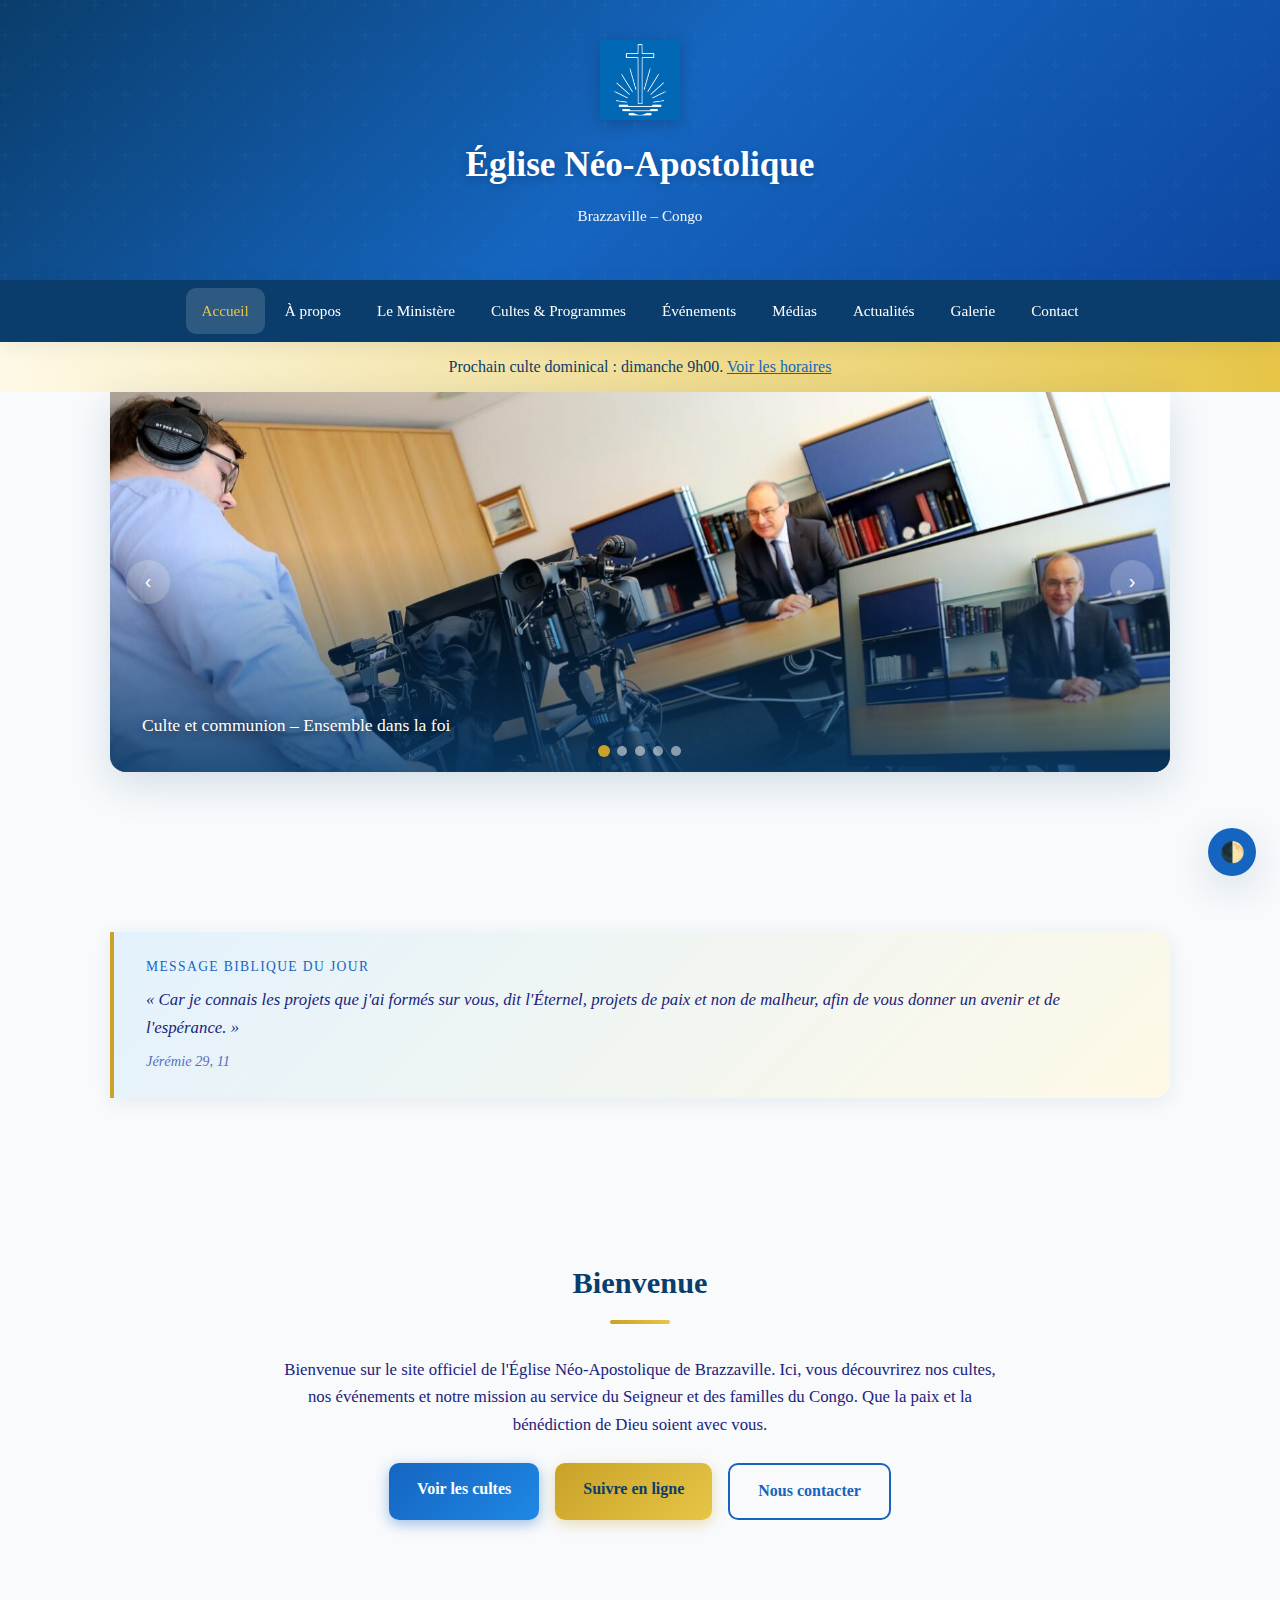
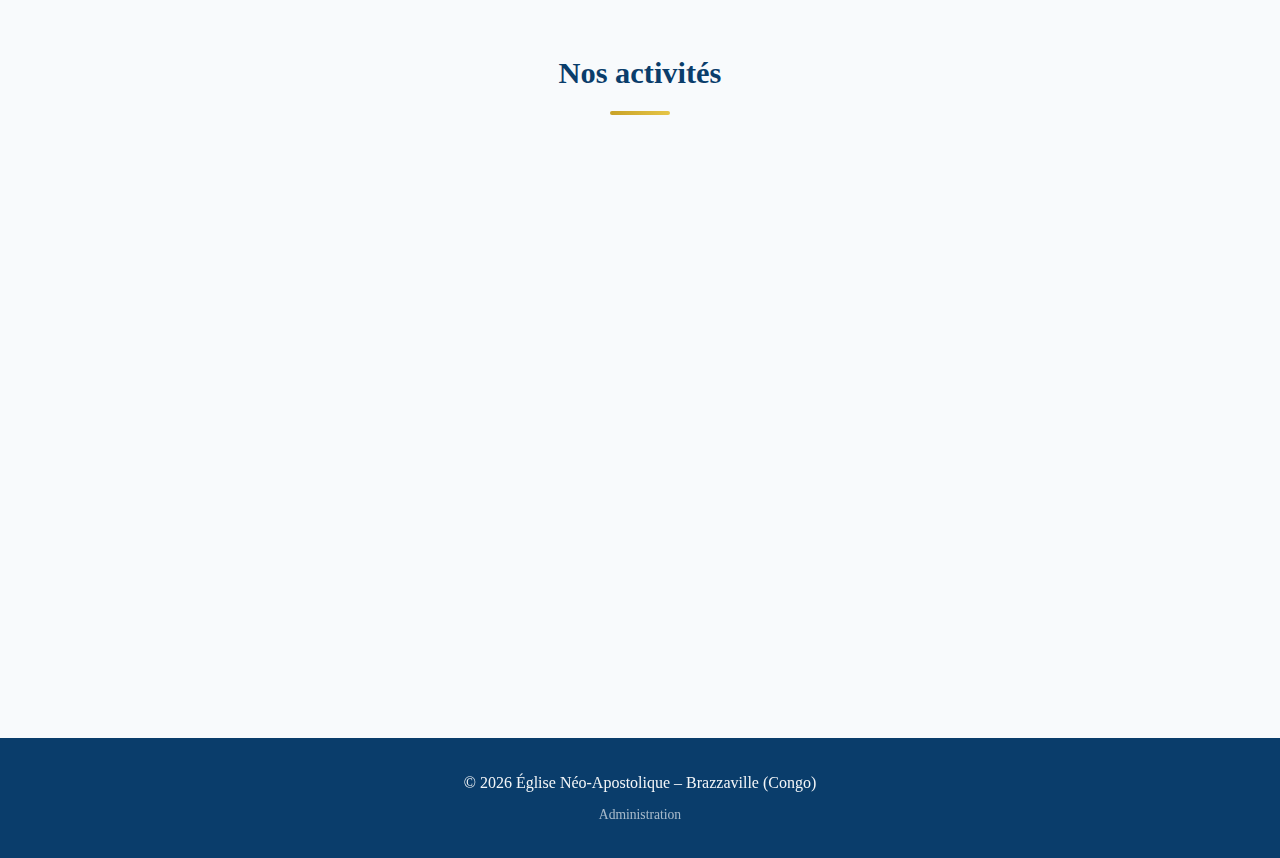
<file: index.html>
<!DOCTYPE html>
<html lang="fr">
<head>
  <meta charset="UTF-8">
  <meta name="viewport" content="width=device-width, initial-scale=1.0">
  <meta name="description" content="Église Néo-Apostolique de Brazzaville – Congo. Cultes, événements, médias et actualités.">
  <title>Accueil – Église Néo-Apostolique Brazzaville</title>
  <link rel="stylesheet" href="style.css">
</head>
<body>
  <header class="site-header">
    <img src="image/Nak_logo.svg.png" alt="Logo Église Néo-Apostolique" class="logo-img">
    <h1>Église Néo-Apostolique</h1>
    <p class="subtitle">Brazzaville – Congo</p>
  </header>

  <div class="nav-wrap">
    <button class="nav-toggle" type="button" aria-label="Ouvrir le menu">☰</button>
    <nav class="nav">
      <a href="index.html" class="active">Accueil</a>
      <a href="eglise.html">À propos</a>
      <a href="ministere.html">Le Ministère</a>
      <a href="cultes.html">Cultes & Programmes</a>
      <a href="evenements.html">Événements</a>
      <a href="medias.html">Médias</a>
      <a href="actualites.html">Actualités</a>
      <a href="galerie.html">Galerie</a>
      <a href="contact.html">Contact</a>
    </nav>
  </div>

  <main>
    <!-- Bandeau notification événement -->
    <div class="notif-banner" id="notif-banner">
      <span id="notif-text">Prochain culte dominical : dimanche 9h00. <a href="cultes.html">Voir les horaires</a></span>
    </div>

    <!-- Slider hero -->
    <section class="section" style="padding-top: 0;">
      <div class="container">
        <div class="hero-slider" id="hero-slider">
          <div class="slides">
            <div class="slide" style="background-image: url('image/01-OR__2797-1536x1024.jpg');">
              <span class="slide-caption">Culte et communion – Ensemble dans la foi</span>
            </div>
            <div class="slide" style="background-image: url('image/cte.jpg');">
              <span class="slide-caption">Notre communauté à pointe noire</span>
            </div>
            <div class="slide" style="background-image: url('image/chorale.jpg');">
              <span class="slide-caption">Louange et chorale</span>
            </div>
            <div class="slide" style="background-image: url('image/jeunesse.jpg');">
              <span class="slide-caption">Jeunesse et activités</span>
            </div>
            <div class="slide" style="background-image: url('image/activite jeunesse.jpg');">
              <span class="slide-caption">Formation et partage</span>
            </div>
          </div>
          <div class="arrows">
            <button type="button" id="slide-prev" aria-label="Image précédente">‹</button>
            <button type="button" id="slide-next" aria-label="Image suivante">›</button>
          </div>
          <div class="dots" id="slide-dots"></div>
        </div>
      </div>
    </section>

    <!-- Message biblique du jour -->
    <section class="section">
      <div class="container">
        <div class="verse-box">
          <div class="label">Message biblique du jour</div>
          <blockquote id="verse-text">« Car je connais les projets que j'ai formés sur vous, dit l'Éternel, projets de paix et non de malheur, afin de vous donner un avenir et de l'espérance. »</blockquote>
          <cite id="verse-ref">Jérémie 29, 11</cite>
        </div>
      </div>
    </section>

    <!-- Mot de bienvenue + CTA -->
    <section class="section">
      <div class="container">
        <h2 class="section-title">Bienvenue</h2>
        <p style="max-width: 720px; margin: 0 auto 1.5rem; text-align: center; font-size: 1.05rem;">
          Bienvenue sur le site officiel de l'Église Néo-Apostolique de Brazzaville. Ici, vous découvrirez nos cultes, 
          nos événements et notre mission au service du Seigneur et des familles du Congo. Que la paix et la bénédiction 
          de Dieu soient avec vous.
        </p>
        <div class="cta-group">
          <a href="cultes.html" class="btn btn-primary">Voir les cultes</a>
          <a href="medias.html" class="btn btn-gold">Suivre en ligne</a>
          <a href="contact.html" class="btn btn-outline">Nous contacter</a>
        </div>
      </div>
    </section>

    <!-- Aperçu activités -->
    <section class="section">
      <div class="container">
        <h2 class="section-title">Nos activités</h2>
        <div class="cards">
          <div class="card reveal">
            <h3>Culte dominical</h3>
            <p>Participez à nos cultes chaque dimanche : enseignements, sacrements et communion fraternelle.</p>
            <img src="image/cte.jpg" alt="Culte">
          </div>
          <div class="card reveal">
            <h3>Jeunesse & Chorale</h3>
            <p>Formation biblique, concerts et activités pour les jeunes et les familles.</p>
            <img src="image/jeunesse.jpg" alt="Jeunesse">
          </div>
          <div class="card reveal">
            <h3>Réunions de prière</h3>
            <p>Renforcez votre foi à travers nos réunions de prière en semaine.</p>
            <img src="image/frere.jpg" alt="Prière">
          </div>
        </div>
      </div>
    </section>
  </main>

  <footer class="site-footer">
    <p>&copy; 2026 Église Néo-Apostolique – Brazzaville (Congo)</p>
    <p class="admin-link"><a href="admin/index.html">Administration</a></p>
  </footer>

  <button type="button" class="theme-toggle" id="theme-toggle" aria-label="Changer de thème">🌓</button>

  <script src="script.js"></script>
  <script>
    (function() {
      var slider = document.getElementById('hero-slider');
      if (!slider) return;
      var slides = slider.querySelector('.slides');
      var list = slider.querySelectorAll('.slide');
      var n = list.length;
      var dotsWrap = document.getElementById('slide-dots');
      var idx = 0;
      var t;

      for (var i = 0; i < n; i++) {
        var d = document.createElement('span');
        d.setAttribute('data-idx', i);
        d.addEventListener('click', function() {
          idx = parseInt(this.getAttribute('data-idx'), 10);
          go();
        });
        dotsWrap.appendChild(d);
      }

      function go() {
        if (!slides) return;
        slides.style.transform = 'translateX(-' + (idx * 100) + '%)';
        var dots = dotsWrap.querySelectorAll('span');
        dots.forEach(function(d, i) { d.classList.toggle('active', i === idx); });
      }

      function next() {
        idx = (idx + 1) % n;
        go();
      }

      document.getElementById('slide-prev').addEventListener('click', function() {
        idx = (idx - 1 + n) % n;
        go();
      });
      document.getElementById('slide-next').addEventListener('click', next);
      t = setInterval(next, 5000);
      go();
    })();
  </script>
</body>
</html>
</file>
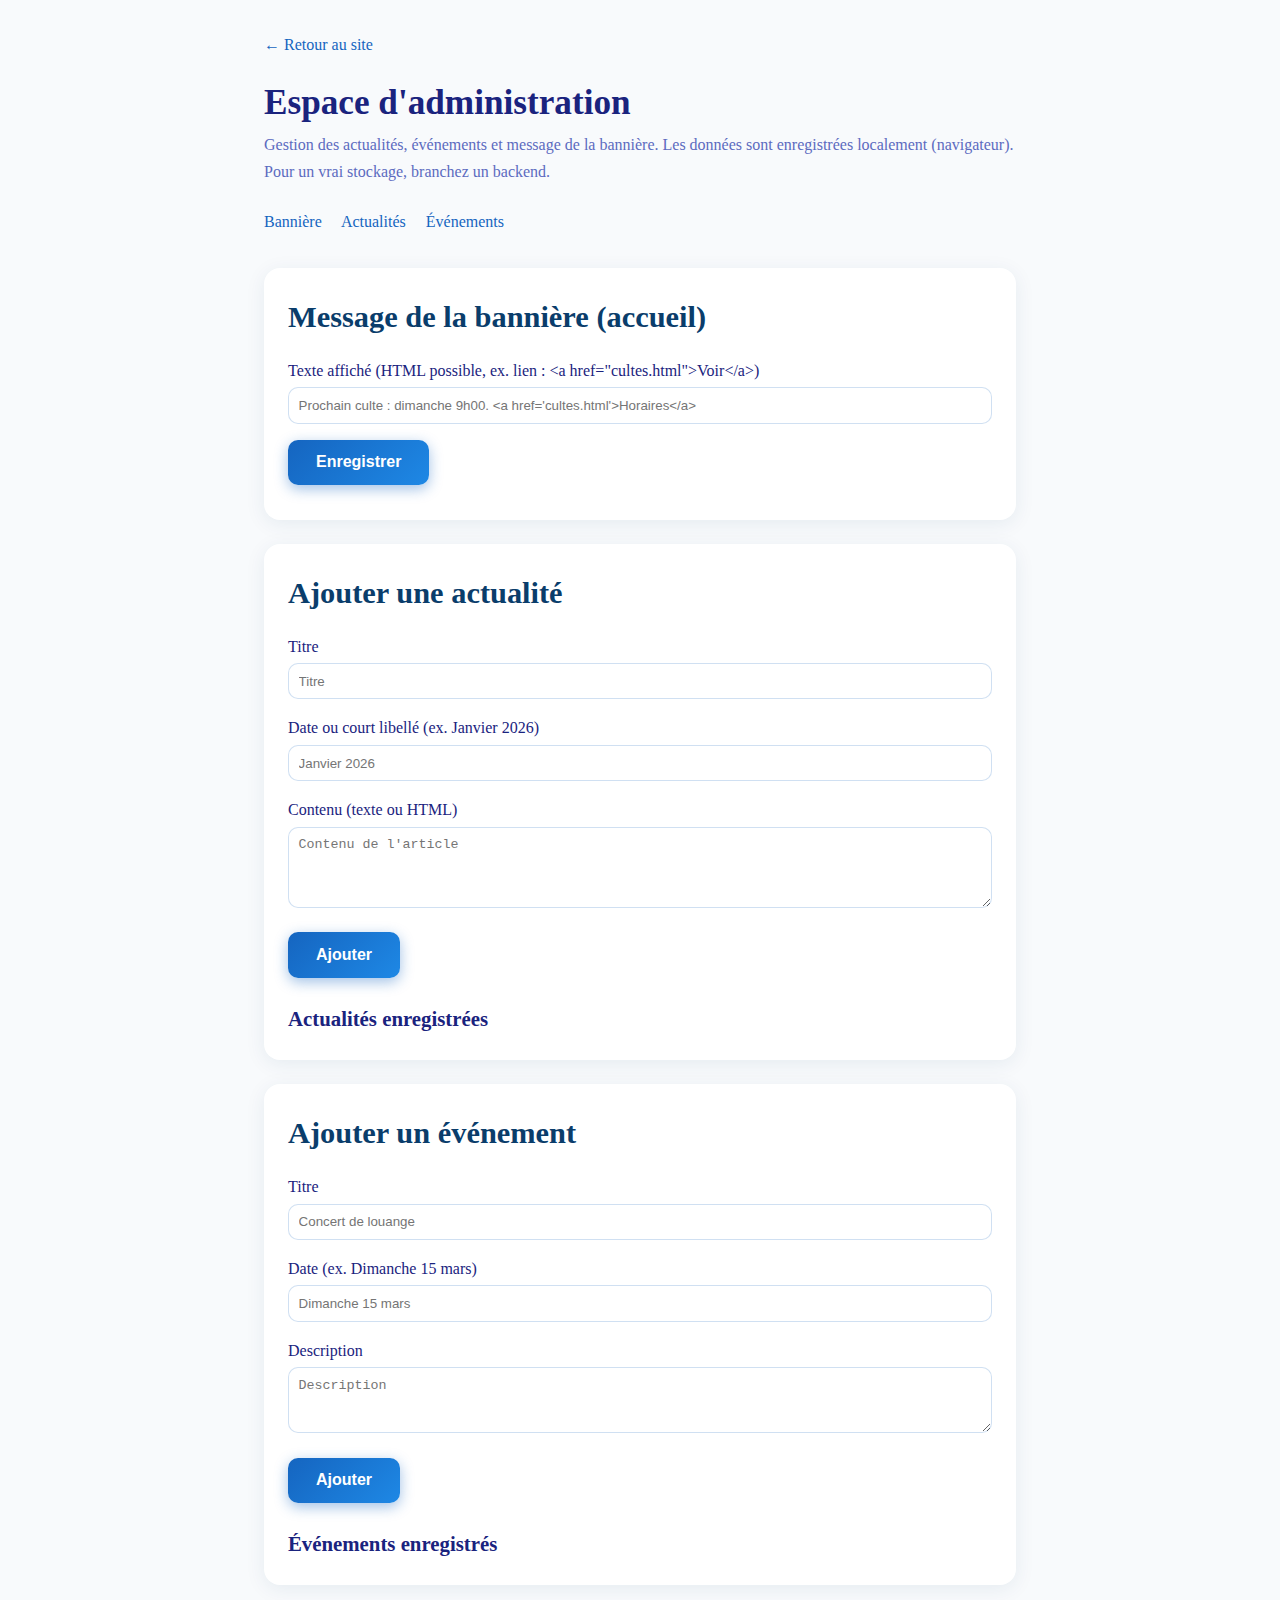
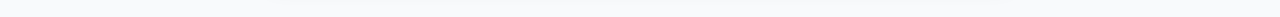
<file: admin/index.html>
<!DOCTYPE html>
<html lang="fr">
<head>
  <meta charset="UTF-8">
  <meta name="viewport" content="width=device-width, initial-scale=1.0">
  <title>Administration – Église Néo-Apostolique Brazzaville</title>
  <link rel="stylesheet" href="../style.css">
  <style>
    .admin-wrap { max-width: 800px; margin: 2rem auto; padding: 0 1.5rem; }
    .admin-wrap h2 { margin-bottom: 1rem; }
    .admin-nav { margin-bottom: 2rem; }
    .admin-nav a { margin-right: 1rem; }
    .form-section { background: var(--bg-card); padding: 1.5rem; border-radius: var(--radius); margin-bottom: 1.5rem; box-shadow: var(--shadow); }
    .form-section label { display: block; margin: 0.5rem 0 0.2rem; font-weight: 500; }
    .form-section input, .form-section textarea { width: 100%; padding: 0.6rem; margin-bottom: 0.5rem; border-radius: var(--radius-sm); border: 1px solid rgba(21,101,192,.2); }
    .form-section button { margin-top: 0.5rem; }
    .list-items { list-style: none; }
    .list-items li { padding: 0.75rem; border-bottom: 1px solid rgba(0,0,0,.06); display: flex; justify-content: space-between; align-items: center; flex-wrap: wrap; gap: 0.5rem; }
    .list-items li:last-child { border-bottom: 0; }
    .list-items .del { background: #c62828; color: #fff; border: none; padding: 0.35rem 0.75rem; border-radius: 6px; cursor: pointer; font-size: 0.85rem; }
    .list-items .del:hover { background: #b71c1c; }
    .back-link { display: inline-block; margin-bottom: 1rem; }
  </style>
</head>
<body>
  <div class="admin-wrap">
    <a href="../index.html" class="back-link">← Retour au site</a>
    <h1>Espace d'administration</h1>
    <p style="color: var(--text-muted); margin-bottom: 1.5rem;">Gestion des actualités, événements et message de la bannière. Les données sont enregistrées localement (navigateur). Pour un vrai stockage, branchez un backend.</p>

    <nav class="admin-nav">
      <a href="#notif">Bannière</a>
      <a href="#actualites">Actualités</a>
      <a href="#events">Événements</a>
    </nav>

    <div class="form-section" id="notif">
      <h2>Message de la bannière (accueil)</h2>
      <label>Texte affiché (HTML possible, ex. lien : &lt;a href="cultes.html"&gt;Voir&lt;/a&gt;)</label>
      <input type="text" id="notif-input" placeholder="Prochain culte : dimanche 9h00. <a href='cultes.html'>Horaires</a>">
      <button type="button" class="btn btn-primary" id="save-notif">Enregistrer</button>
      <p id="notif-msg" style="margin-top: 0.5rem; font-size: 0.9rem; color: var(--text-muted);"></p>
    </div>

    <div class="form-section" id="actualites">
      <h2>Ajouter une actualité</h2>
      <label>Titre</label>
      <input type="text" id="act-titre" placeholder="Titre">
      <label>Date ou court libellé (ex. Janvier 2026)</label>
      <input type="text" id="act-date" placeholder="Janvier 2026">
      <label>Contenu (texte ou HTML)</label>
      <textarea id="act-contenu" rows="4" placeholder="Contenu de l'article"></textarea>
      <button type="button" class="btn btn-primary" id="add-actu">Ajouter</button>
      <h3 style="margin-top: 1.5rem;">Actualités enregistrées</h3>
      <ul class="list-items" id="actu-list"></ul>
    </div>

    <div class="form-section" id="events">
      <h2>Ajouter un événement</h2>
      <label>Titre</label>
      <input type="text" id="ev-titre" placeholder="Concert de louange">
      <label>Date (ex. Dimanche 15 mars)</label>
      <input type="text" id="ev-date" placeholder="Dimanche 15 mars">
      <label>Description</label>
      <textarea id="ev-desc" rows="3" placeholder="Description"></textarea>
      <button type="button" class="btn btn-primary" id="add-ev">Ajouter</button>
      <h3 style="margin-top: 1.5rem;">Événements enregistrés</h3>
      <ul class="list-items" id="ev-list"></ul>
    </div>
  </div>
  <script src="admin.js"></script>
</body>
</html>
</file>
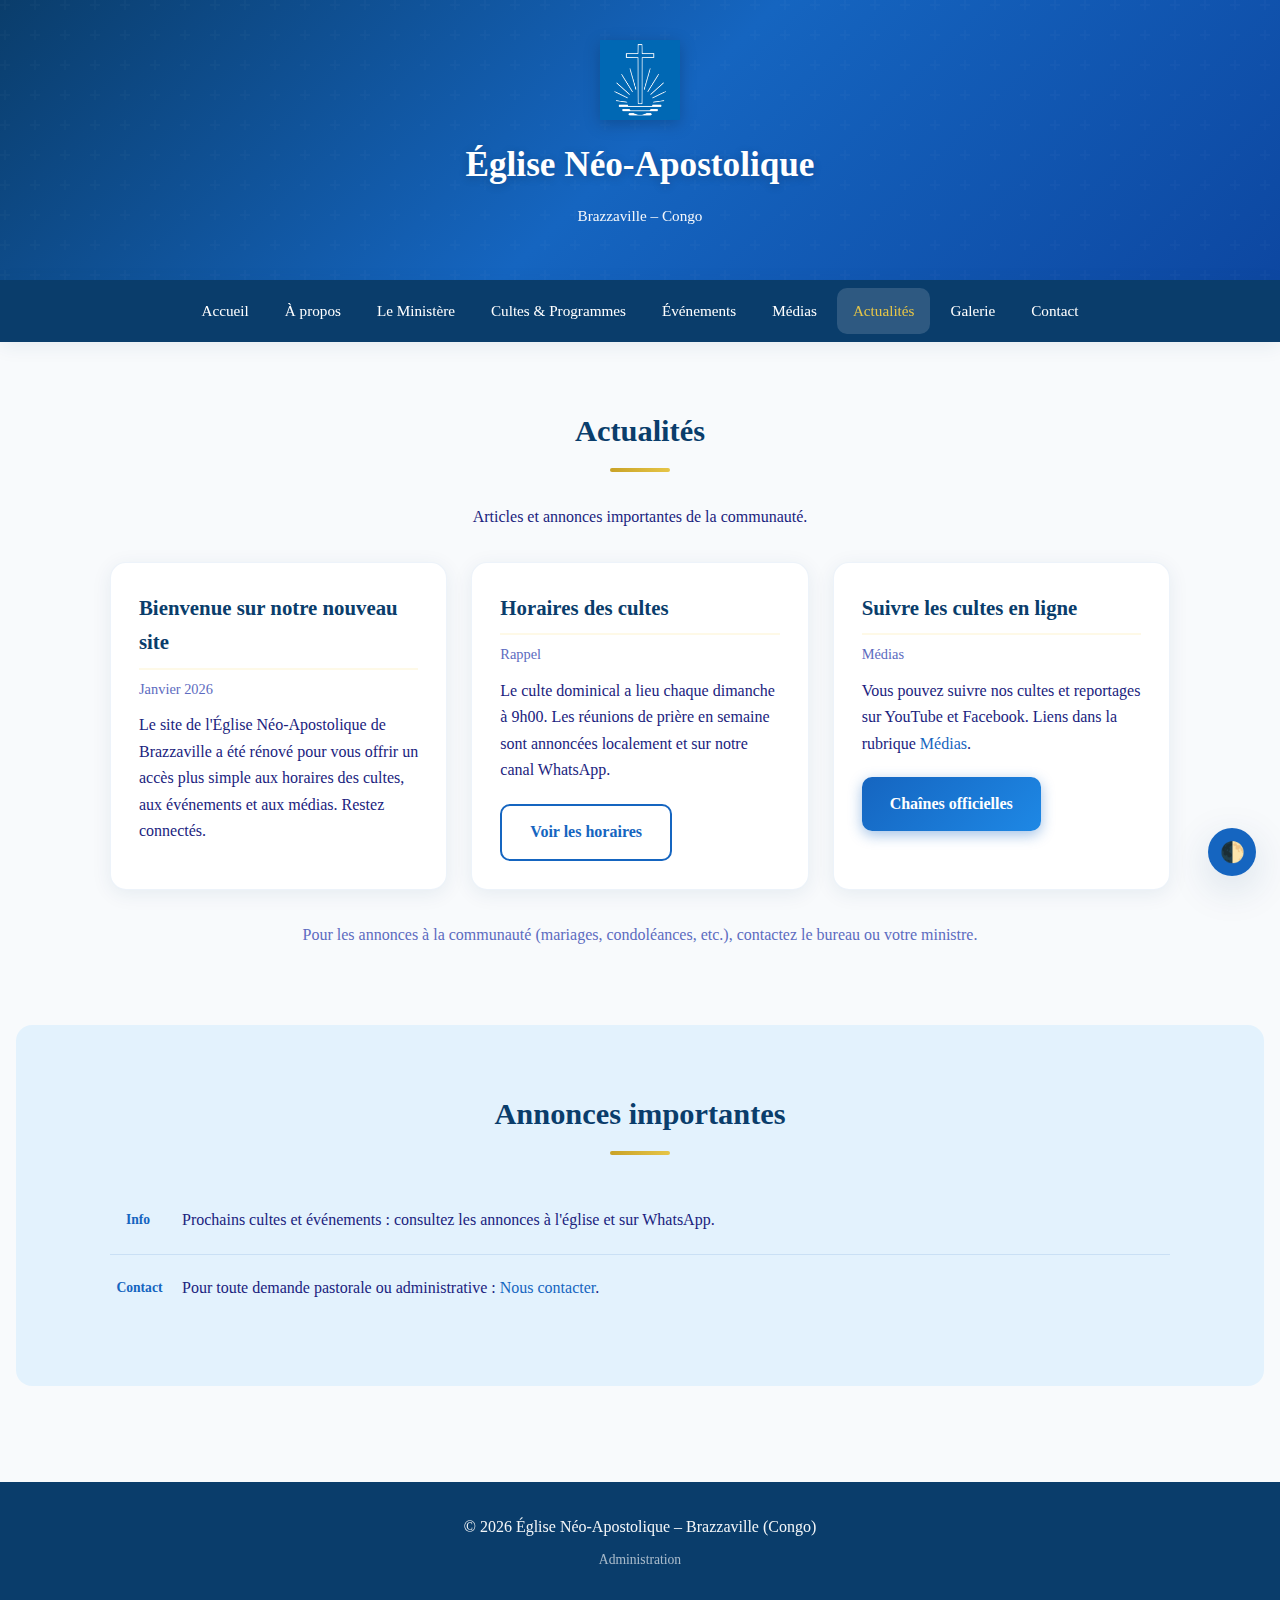
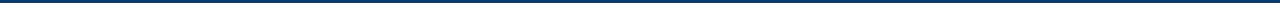
<file: actualites.html>
<!DOCTYPE html>
<html lang="fr">
<head>
  <meta charset="UTF-8">
  <meta name="viewport" content="width=device-width, initial-scale=1.0">
  <meta name="description" content="Actualités et annonces – Église Néo-Apostolique Brazzaville.">
  <title>Actualités – Église Néo-Apostolique Brazzaville</title>
  <link rel="stylesheet" href="style.css">
</head>
<body>
  <header class="site-header">
    <img src="image/Nak_logo.svg.png" alt="Logo Église Néo-Apostolique" class="logo-img">
    <h1>Église Néo-Apostolique</h1>
    <p class="subtitle">Brazzaville – Congo</p>
  </header>

  <div class="nav-wrap">
    <button class="nav-toggle" type="button" aria-label="Ouvrir le menu">☰</button>
    <nav class="nav">
      <a href="index.html">Accueil</a>
      <a href="eglise.html">À propos</a>
      <a href="ministere.html">Le Ministère</a>
      <a href="cultes.html">Cultes & Programmes</a>
      <a href="evenements.html">Événements</a>
      <a href="medias.html">Médias</a>
      <a href="actualites.html" class="active">Actualités</a>
      <a href="galerie.html">Galerie</a>
      <a href="contact.html">Contact</a>
    </nav>
  </div>

  <main>
    <section class="section">
      <div class="container">
        <h2 class="section-title">Actualités</h2>
        <p style="text-align: center; margin-bottom: 2rem;">Articles et annonces importantes de la communauté.</p>

        <div class="cards" id="actualites-list">
          <!-- Rempli dynamiquement par enacRenderActualites + contenu par défaut ci-dessous -->
          <article class="card reveal">
            <h3>Bienvenue sur notre nouveau site</h3>
            <p style="color: var(--text-muted); font-size: 0.9rem;">Janvier 2026</p>
            <p>Le site de l'Église Néo-Apostolique de Brazzaville a été rénové pour vous offrir un accès plus simple aux horaires des cultes, aux événements et aux médias. Restez connectés.</p>
          </article>
          <article class="card reveal">
            <h3>Horaires des cultes</h3>
            <p style="color: var(--text-muted); font-size: 0.9rem;">Rappel</p>
            <p>Le culte dominical a lieu chaque dimanche à 9h00. Les réunions de prière en semaine sont annoncées localement et sur notre canal WhatsApp.</p>
            <a href="cultes.html" class="btn btn-outline" style="margin-top: 0.5rem;">Voir les horaires</a>
          </article>
          <article class="card reveal">
            <h3>Suivre les cultes en ligne</h3>
            <p style="color: var(--text-muted); font-size: 0.9rem;">Médias</p>
            <p>Vous pouvez suivre nos cultes et reportages sur YouTube et Facebook. Liens dans la rubrique <a href="medias.html">Médias</a>.</p>
            <a href="medias.html" class="btn btn-primary" style="margin-top: 0.5rem;">Chaînes officielles</a>
          </article>
        </div>

        <p style="text-align: center; margin-top: 2rem; color: var(--text-muted);">Pour les annonces à la communauté (mariages, condoléances, etc.), contactez le bureau ou votre ministre.</p>
      </div>
    </section>

    <section class="section" style="background: var(--blue-pale); margin: 0 1rem; border-radius: var(--radius);">
      <div class="container">
        <h2 class="section-title">Annonces importantes</h2>
        <ul class="event-list">
          <li>
            <span class="event-date">Info</span>
            <span>Prochains cultes et événements : consultez les annonces à l'église et sur WhatsApp.</span>
          </li>
          <li>
            <span class="event-date">Contact</span>
            <span>Pour toute demande pastorale ou administrative : <a href="contact.html">Nous contacter</a>.</span>
          </li>
        </ul>
      </div>
    </section>
  </main>

  <footer class="site-footer">
    <p>&copy; 2026 Église Néo-Apostolique – Brazzaville (Congo)</p>
    <p class="admin-link"><a href="admin/index.html">Administration</a></p>
  </footer>
  <button type="button" class="theme-toggle" id="theme-toggle" aria-label="Changer de thème">🌓</button>
  <script src="script.js"></script>
  <script>if (typeof enacRenderActualites === 'function') enacRenderActualites('actualites-list');</script>
</body>
</html>
</file>
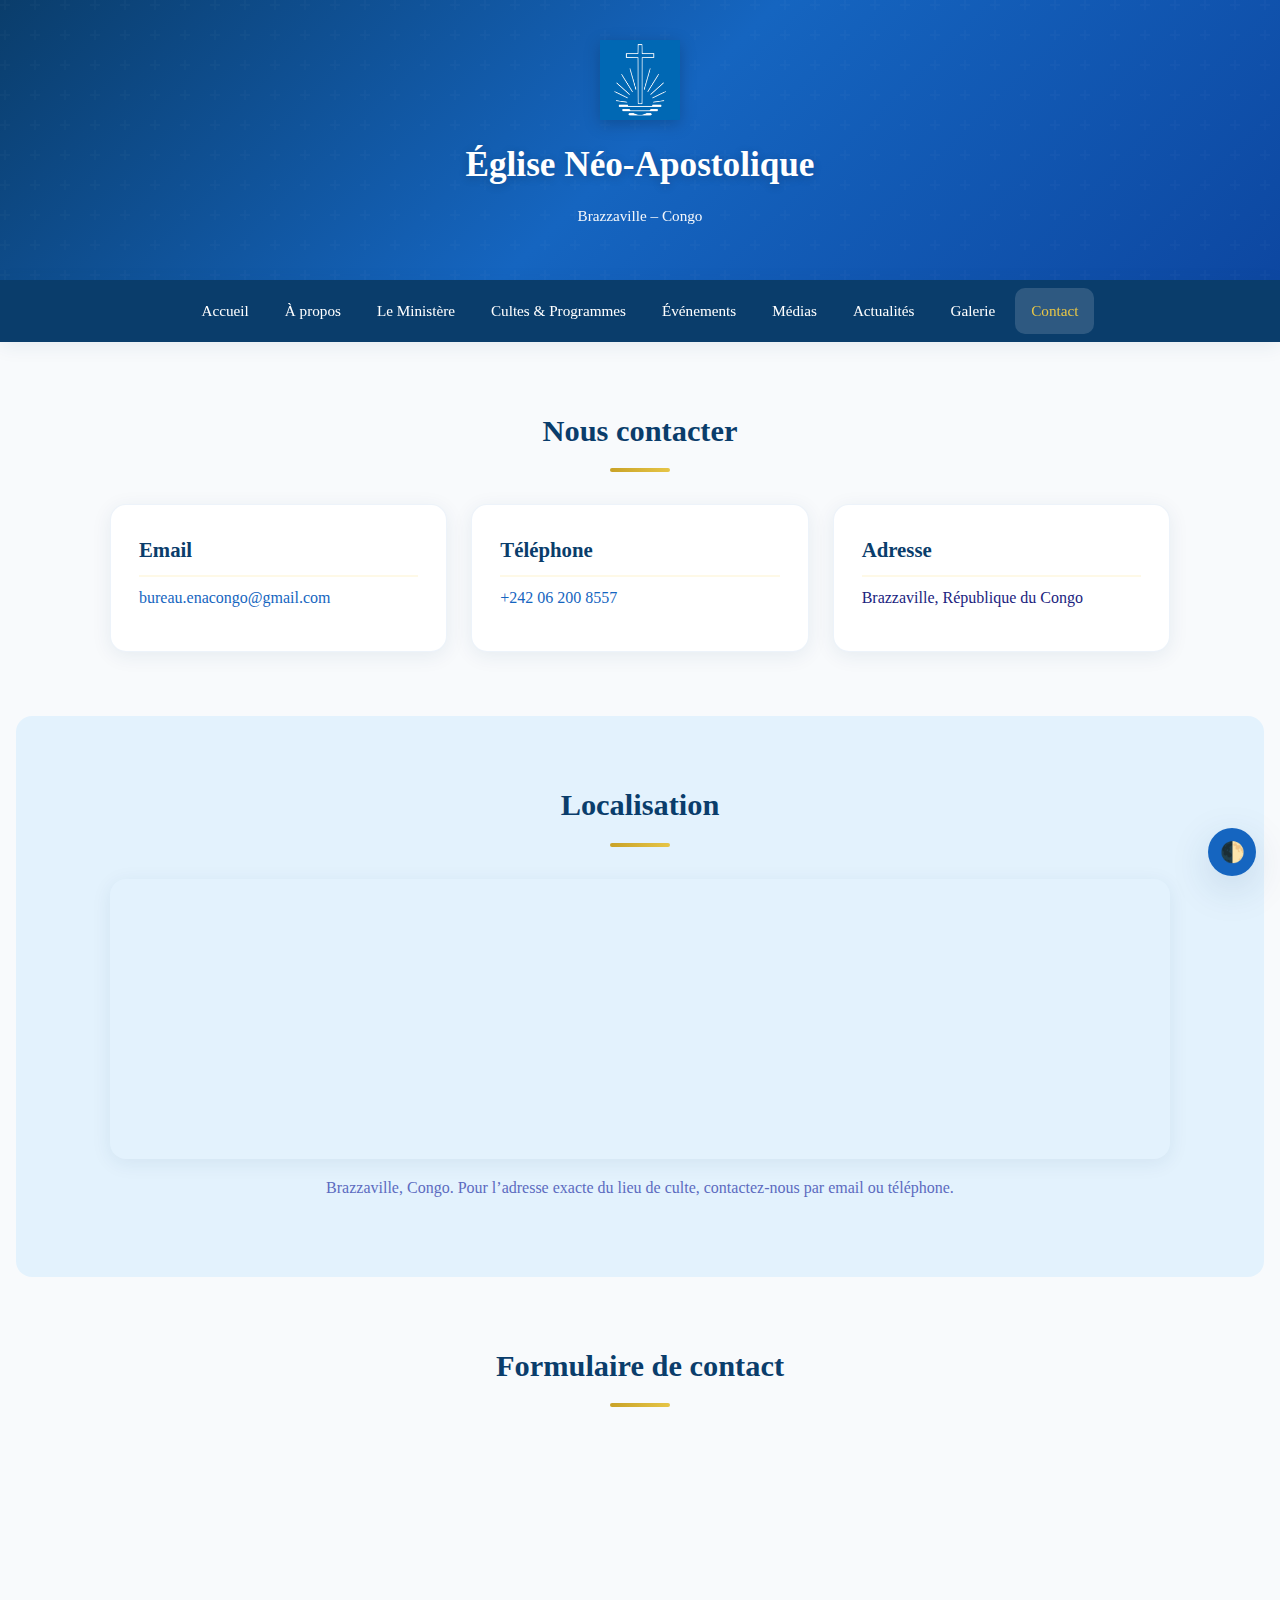
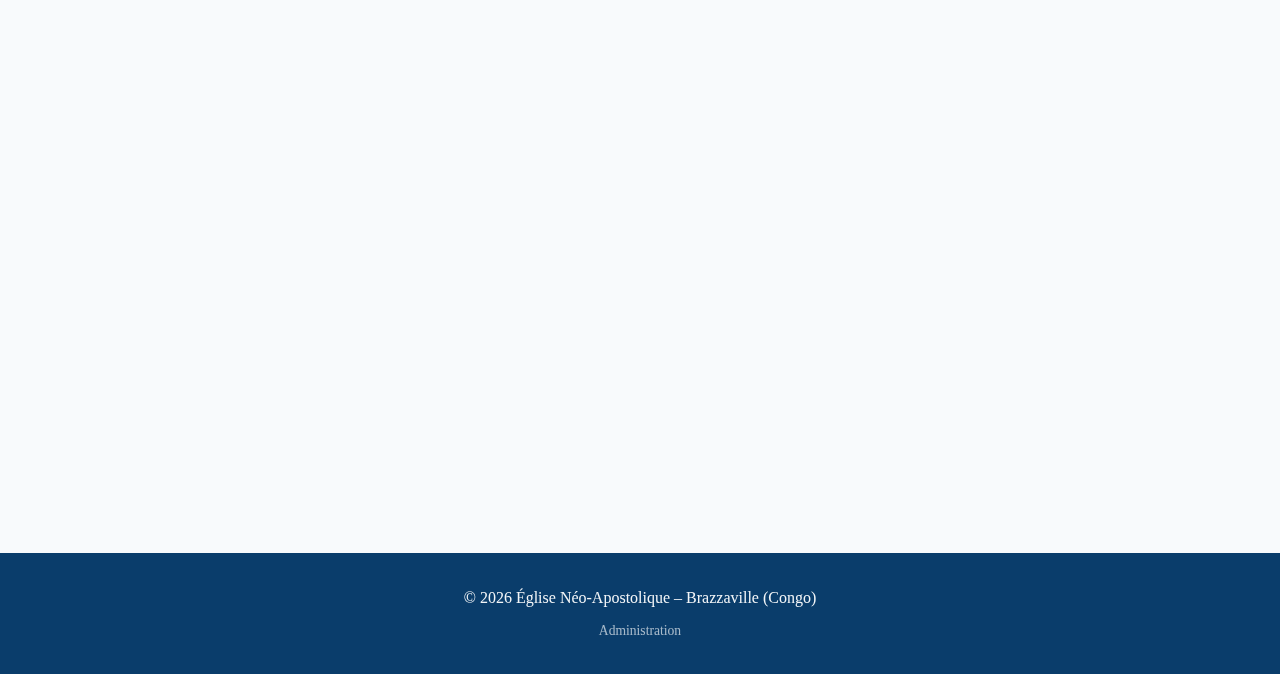
<file: contact.html>
<!DOCTYPE html>
<html lang="fr">
<head>
  <meta charset="UTF-8">
  <meta name="viewport" content="width=device-width, initial-scale=1.0">
  <meta name="description" content="Contact – Formulaire, localisation et coordonnées de l'Église Néo-Apostolique Brazzaville.">
  <title>Contact – Église Néo-Apostolique Brazzaville</title>
  <link rel="stylesheet" href="style.css">
</head>
<body>
  <header class="site-header">
    <img src="image/Nak_logo.svg.png" alt="Logo Église Néo-Apostolique" class="logo-img">
    <h1>Église Néo-Apostolique</h1>
    <p class="subtitle">Brazzaville – Congo</p>
  </header>

  <div class="nav-wrap">
    <button class="nav-toggle" type="button" aria-label="Ouvrir le menu">☰</button>
    <nav class="nav">
      <a href="index.html">Accueil</a>
      <a href="eglise.html">À propos</a>
      <a href="ministere.html">Le Ministère</a>
      <a href="cultes.html">Cultes & Programmes</a>
      <a href="evenements.html">Événements</a>
      <a href="medias.html">Médias</a>
      <a href="actualites.html">Actualités</a>
      <a href="galerie.html">Galerie</a>
      <a href="contact.html" class="active">Contact</a>
    </nav>
  </div>

  <main>
    <section class="section">
      <div class="container">
        <h2 class="section-title">Nous contacter</h2>
        <div class="cards">
          <div class="card reveal">
            <h3>Email</h3>
            <p><a href="mailto:bureau.enacongo@gmail.com">bureau.enacongo@gmail.com</a></p>
          </div>
          <div class="card reveal">
            <h3>Téléphone</h3>
            <p><a href="tel:+242062008557">+242 06 200 8557</a></p>
          </div>
          <div class="card reveal">
            <h3>Adresse</h3>
            <p>Brazzaville, République du Congo</p>
          </div>
        </div>
      </div>
    </section>

    <section class="section" style="background: var(--blue-pale); margin: 0 1rem; border-radius: var(--radius);">
      <div class="container">
        <h2 class="section-title">Localisation</h2>
        <div class="map-wrap">
          <iframe src="https://www.google.com/maps/embed?pb=!1m18!1m12!1m3!1d3979.673628726071!2d15.276414314753!3d-4.263379697012244!2m3!1f0!2f0!3f0!3m2!1i1024!2i768!4f13.1!3m3!1m2!1s0x1a6a32f2b3b3b3b3%3A0x1a6a32f2b3b3b3b3!2sBrazzaville%2C%20Republic%20of%20the%20Congo!5e0!3m2!1sen!2sus!4v1634567890123!5m2!1sen!2sus" allowfullscreen="" loading="lazy" referrerpolicy="no-referrer-when-downgrade" title="Carte – Brazzaville"></iframe>
        </div>
        <p style="text-align: center; margin-top: 1rem; color: var(--text-muted);">Brazzaville, Congo. Pour l’adresse exacte du lieu de culte, contactez-nous par email ou téléphone.</p>
      </div>
    </section>

    <section class="section">
      <div class="container">
        <h2 class="section-title">Formulaire de contact</h2>
        <div style="max-width: 560px; margin: 0 auto;">
          <form action="#" method="post" class="reveal" id="contact-form">
            <div class="form-group">
              <label for="nom">Votre nom *</label>
              <input type="text" id="nom" name="nom" placeholder="Votre nom" required>
            </div>
            <div class="form-group">
              <label for="email">Votre email *</label>
              <input type="email" id="email" name="email" placeholder="votre@email.com" required>
            </div>
            <div class="form-group">
              <label for="sujet">Sujet *</label>
              <input type="text" id="sujet" name="sujet" placeholder="Sujet de votre message" required>
            </div>
            <div class="form-group">
              <label for="message">Message *</label>
              <textarea id="message" name="message" rows="5" placeholder="Votre message" required></textarea>
            </div>
            <button type="submit" class="btn btn-primary">Envoyer</button>
          </form>
        </div>
      </div>
    </section>
  </main>

  <footer class="site-footer">
    <p>&copy; 2026 Église Néo-Apostolique – Brazzaville (Congo)</p>
    <p class="admin-link"><a href="admin/index.html">Administration</a></p>
  </footer>
  <button type="button" class="theme-toggle" id="theme-toggle" aria-label="Changer de thème">🌓</button>
  <script src="script.js"></script>
  <script>
    document.getElementById('contact-form').addEventListener('submit', function(e) {
      e.preventDefault();
      alert('Merci pour votre message. Nous vous répondrons dans les meilleurs délais.');
      this.reset();
    });
  </script>
</body>
</html>
</file>
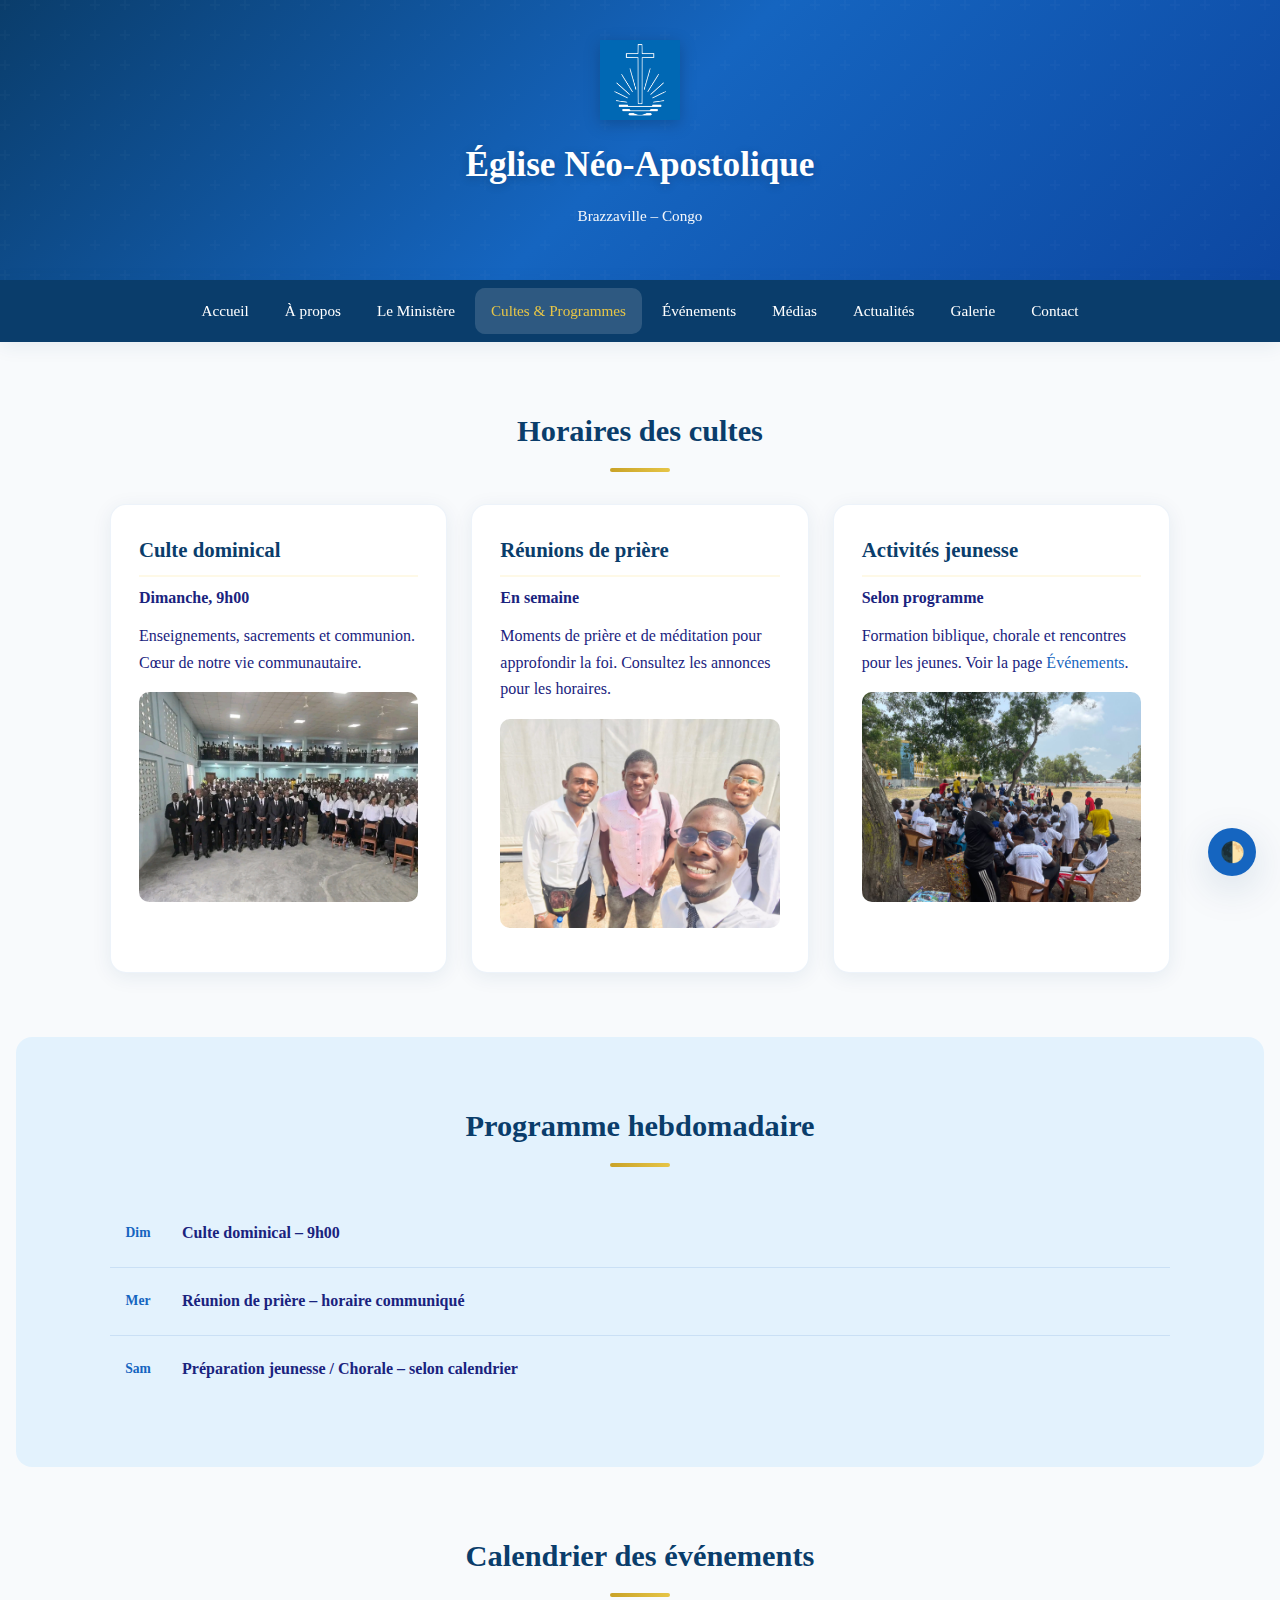
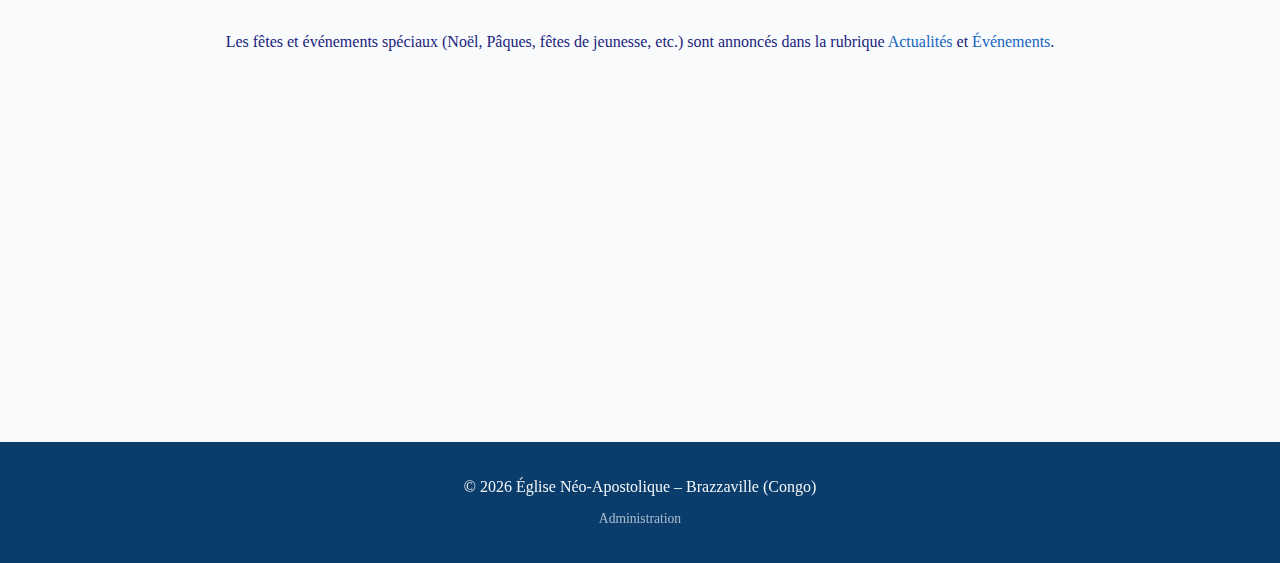
<file: cultes.html>
<!DOCTYPE html>
<html lang="fr">
<head>
  <meta charset="UTF-8">
  <meta name="viewport" content="width=device-width, initial-scale=1.0">
  <meta name="description" content="Horaires des cultes, programmes hebdomadaires et calendrier – Église Néo-Apostolique Brazzaville.">
  <title>Cultes & Programmes – Église Néo-Apostolique Brazzaville</title>
  <link rel="stylesheet" href="style.css">
</head>
<body>
  <header class="site-header">
    <img src="image/Nak_logo.svg.png" alt="Logo Église Néo-Apostolique" class="logo-img">
    <h1>Église Néo-Apostolique</h1>
    <p class="subtitle">Brazzaville – Congo</p>
  </header>

  <div class="nav-wrap">
    <button class="nav-toggle" type="button" aria-label="Ouvrir le menu">☰</button>
    <nav class="nav">
      <a href="index.html">Accueil</a>
      <a href="eglise.html">À propos</a>
      <a href="ministere.html">Le Ministère</a>
      <a href="cultes.html" class="active">Cultes & Programmes</a>
      <a href="evenements.html">Événements</a>
      <a href="medias.html">Médias</a>
      <a href="actualites.html">Actualités</a>
      <a href="galerie.html">Galerie</a>
      <a href="contact.html">Contact</a>
    </nav>
  </div>

  <main>
    <section class="section">
      <div class="container">
        <h2 class="section-title">Horaires des cultes</h2>
        <div class="cards">
          <div class="card reveal">
            <h3>Culte dominical</h3>
            <p><strong>Dimanche, 9h00</strong></p>
            <p>Enseignements, sacrements et communion. Cœur de notre vie communautaire.</p>
            <img src="image/cte.jpg" alt="Culte dominical">
          </div>
          <div class="card reveal">
            <h3>Réunions de prière</h3>
            <p><strong>En semaine</strong></p>
            <p>Moments de prière et de méditation pour approfondir la foi. Consultez les annonces pour les horaires.</p>
            <img src="image/frere.jpg" alt="Prière">
          </div>
          <div class="card reveal">
            <h3>Activités jeunesse</h3>
            <p><strong>Selon programme</strong></p>
            <p>Formation biblique, chorale et rencontres pour les jeunes. Voir la page <a href="evenements.html">Événements</a>.</p>
            <img src="image/jeunesse.jpg" alt="Jeunesse">
          </div>
        </div>
      </div>
    </section>

    <section class="section" style="background: var(--blue-pale); margin: 0 1rem; border-radius: var(--radius);">
      <div class="container">
        <h2 class="section-title">Programme hebdomadaire</h2>
        <ul class="event-list">
          <li>
            <span class="event-date">Dim</span>
            <span class="event-title">Culte dominical – 9h00</span>
          </li>
          <li>
            <span class="event-date">Mer</span>
            <span class="event-title">Réunion de prière – horaire communiqué</span>
          </li>
          <li>
            <span class="event-date">Sam</span>
            <span class="event-title">Préparation jeunesse / Chorale – selon calendrier</span>
          </li>
        </ul>
      </div>
    </section>

    <section class="section">
      <div class="container">
        <h2 class="section-title">Calendrier des événements</h2>
        <p style="text-align: center; margin-bottom: 1.5rem;">Les fêtes et événements spéciaux (Noël, Pâques, fêtes de jeunesse, etc.) sont annoncés dans la rubrique <a href="actualites.html">Actualités</a> et <a href="evenements.html">Événements</a>.</p>
        <div class="cards">
          <div class="card reveal">
            <h3>Suivre le culte en ligne</h3>
            <p>Vous ne pouvez pas vous déplacer ? Retrouvez nos cultes et méditations sur nos chaînes officielles.</p>
            <a href="medias.html" class="btn btn-primary">Voir les Médias & Live</a>
          </div>
        </div>
      </div>
    </section>
  </main>

  <footer class="site-footer">
    <p>&copy; 2026 Église Néo-Apostolique – Brazzaville (Congo)</p>
    <p class="admin-link"><a href="admin/index.html">Administration</a></p>
  </footer>
  <button type="button" class="theme-toggle" id="theme-toggle" aria-label="Changer de thème">🌓</button>
  <script src="script.js"></script>
</body>
</html>
</file>
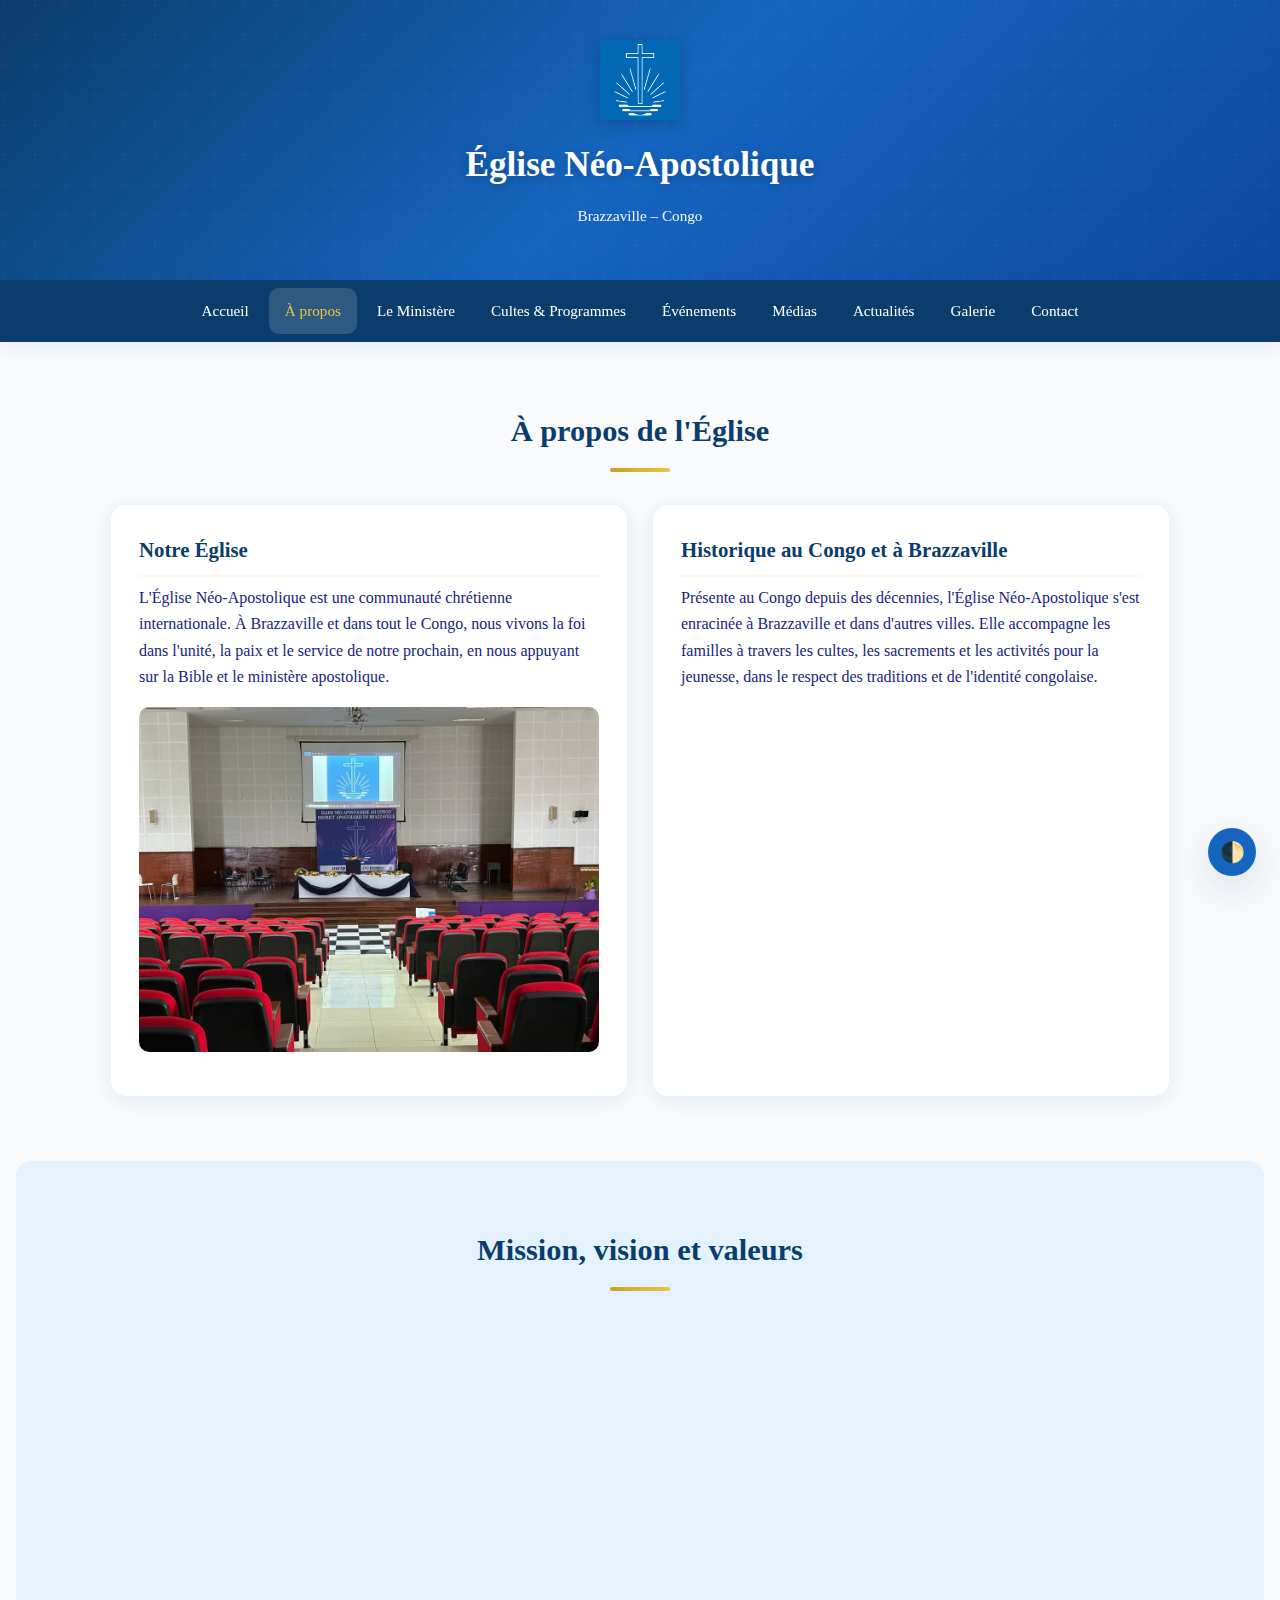
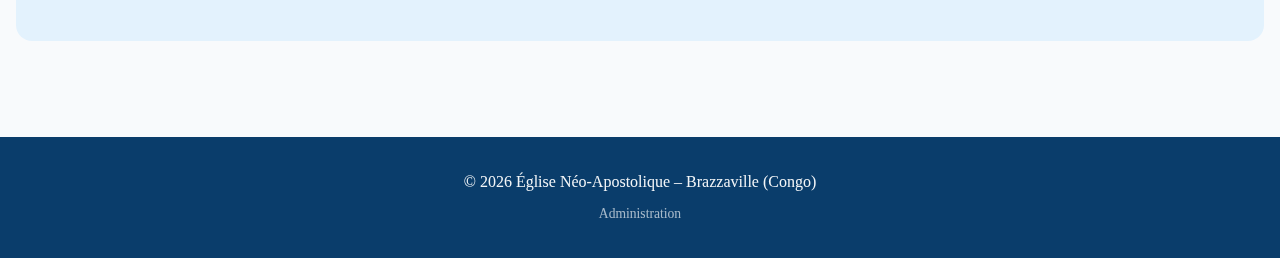
<file: eglise.html>
<!DOCTYPE html>
<html lang="fr">
<head>
  <meta charset="UTF-8">
  <meta name="viewport" content="width=device-width, initial-scale=1.0">
  <meta name="description" content="À propos de l'Église Néo-Apostolique – Historique au Congo et à Brazzaville, mission, vision et valeurs.">
  <title>À propos de l'Église – Église Néo-Apostolique Brazzaville</title>
  <link rel="stylesheet" href="style.css">
</head>
<body>
  <header class="site-header">
    <img src="image/Nak_logo.svg.png" alt="Logo Église Néo-Apostolique" class="logo-img">
    <h1>Église Néo-Apostolique</h1>
    <p class="subtitle">Brazzaville – Congo</p>
  </header>

  <div class="nav-wrap">
    <button class="nav-toggle" type="button" aria-label="Ouvrir le menu">☰</button>
    <nav class="nav">
      <a href="index.html">Accueil</a>
      <a href="eglise.html" class="active">À propos</a>
      <a href="ministere.html">Le Ministère</a>
      <a href="cultes.html">Cultes & Programmes</a>
      <a href="evenements.html">Événements</a>
      <a href="medias.html">Médias</a>
      <a href="actualites.html">Actualités</a>
      <a href="galerie.html">Galerie</a>
      <a href="contact.html">Contact</a>
    </nav>
  </div>

  <main>
    <section class="section">
      <div class="container">
        <h2 class="section-title">À propos de l'Église</h2>
        <div class="cards">
          <div class="card reveal">
            <h3>Notre Église</h3>
            <p>L'Église Néo-Apostolique est une communauté chrétienne internationale. À Brazzaville et dans tout le Congo, nous vivons la foi dans l'unité, la paix et le service de notre prochain, en nous appuyant sur la Bible et le ministère apostolique.</p>
            <img src="image/cmt.jpg" alt="Communauté">
          </div>
          <div class="card reveal">
            <h3>Historique au Congo et à Brazzaville</h3>
            <p>Présente au Congo depuis des décennies, l'Église Néo-Apostolique s'est enracinée à Brazzaville et dans d'autres villes. Elle accompagne les familles à travers les cultes, les sacrements et les activités pour la jeunesse, dans le respect des traditions et de l'identité congolaise.</p>
          </div>
        </div>
      </div>
    </section>

    <section class="section" style="background: var(--blue-pale); margin: 0 1rem; border-radius: var(--radius);">
      <div class="container">
        <h2 class="section-title">Mission, vision et valeurs</h2>
        <div class="cards">
          <div class="card reveal">
            <h3>Mission</h3>
            <p>Annoncer l'Évangile de Jésus-Christ, préparer les croyants à Son retour et dispenser les sacrements dans la foi apostolique, afin que chacun puisse vivre une relation vivante avec Dieu.</p>
          </div>
          <div class="card reveal">
            <h3>Vision</h3>
            <p>Une Église unie, accueillante et rayonnante : un foyer spirituel où chaque génération trouve sa place et grandit dans la foi, l'espérance et l'amour.</p>
          </div>
          <div class="card reveal">
            <h3>Valeurs</h3>
            <p>Foi en Jésus-Christ, amour du prochain, unité fraternelle, engagement dans la prière et le service, et fidélité à la Parole de Dieu.</p>
          </div>
        </div>
      </div>
    </section>
  </main>

  <footer class="site-footer">
    <p>&copy; 2026 Église Néo-Apostolique – Brazzaville (Congo)</p>
    <p class="admin-link"><a href="admin/index.html">Administration</a></p>
  </footer>
  <button type="button" class="theme-toggle" id="theme-toggle" aria-label="Changer de thème">🌓</button>
  <script src="script.js"></script>
</body>
</html>
</file>
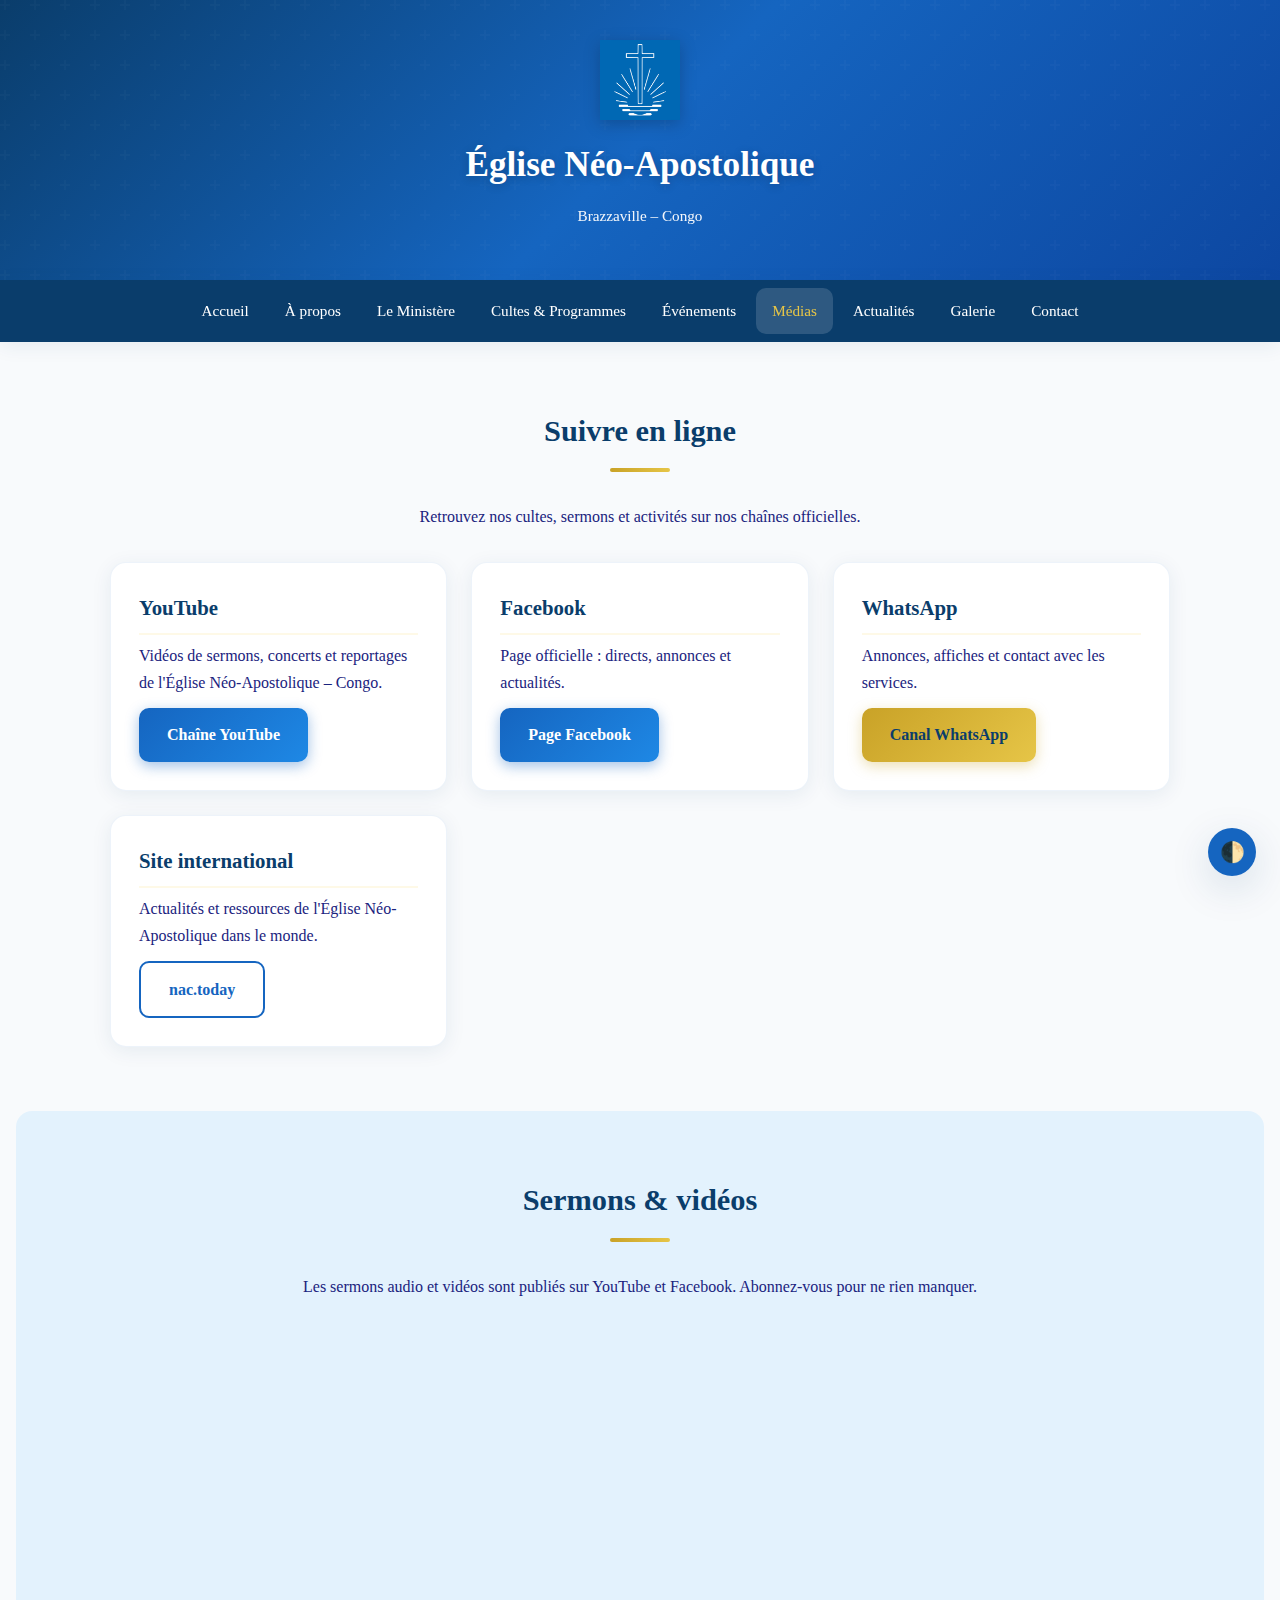
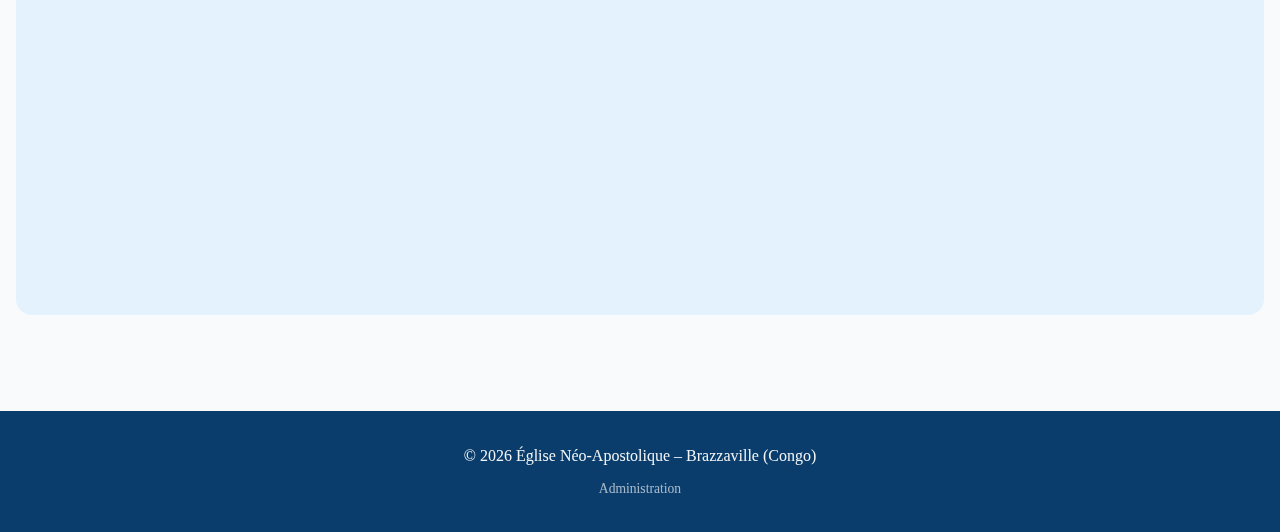
<file: medias.html>
<!DOCTYPE html>
<html lang="fr">
<head>
  <meta charset="UTF-8">
  <meta name="viewport" content="width=device-width, initial-scale=1.0">
  <meta name="description" content="Médias – Sermons audio, vidéos et chaînes officielles de l'Église Néo-Apostolique Brazzaville.">
  <title>Médias – Église Néo-Apostolique Brazzaville</title>
  <link rel="stylesheet" href="style.css">
</head>
<body>
  <header class="site-header">
    <img src="image/Nak_logo.svg.png" alt="Logo Église Néo-Apostolique" class="logo-img">
    <h1>Église Néo-Apostolique</h1>
    <p class="subtitle">Brazzaville – Congo</p>
  </header>

  <div class="nav-wrap">
    <button class="nav-toggle" type="button" aria-label="Ouvrir le menu">☰</button>
    <nav class="nav">
      <a href="index.html">Accueil</a>
      <a href="eglise.html">À propos</a>
      <a href="ministere.html">Le Ministère</a>
      <a href="cultes.html">Cultes & Programmes</a>
      <a href="evenements.html">Événements</a>
      <a href="medias.html" class="active">Médias</a>
      <a href="actualites.html">Actualités</a>
      <a href="galerie.html">Galerie</a>
      <a href="contact.html">Contact</a>
    </nav>
  </div>

  <main>
    <section class="section">
      <div class="container">
        <h2 class="section-title">Suivre en ligne</h2>
        <p style="text-align: center; max-width: 640px; margin: 0 auto 2rem;">Retrouvez nos cultes, sermons et activités sur nos chaînes officielles.</p>
        <div class="cards">
          <div class="card reveal">
            <h3>YouTube</h3>
            <p>Vidéos de sermons, concerts et reportages de l'Église Néo-Apostolique – Congo.</p>
            <div class="links">
              <a href="https://www.youtube.com/@%C3%89glise_N%C3%A9o_Apostolique-242" target="_blank" rel="noopener" class="btn btn-primary">Chaîne YouTube</a>
            </div>
          </div>
          <div class="card reveal">
            <h3>Facebook</h3>
            <p>Page officielle : directs, annonces et actualités.</p>
            <div class="links">
              <a href="https://www.facebook.com/people/%C3%89glise-N%C3%A9o-Apostolique-Au-Congo-Officielle/61578356690315/" target="_blank" rel="noopener" class="btn btn-primary">Page Facebook</a>
            </div>
          </div>
          <div class="card reveal">
            <h3>WhatsApp</h3>
            <p>Annonces, affiches et contact avec les services.</p>
            <div class="links">
              <a href="https://whatsapp.com/channel/0029Vb680nO5EjxzWvSgju3r" target="_blank" rel="noopener" class="btn btn-gold">Canal WhatsApp</a>
            </div>
          </div>
          <div class="card reveal">
            <h3>Site international</h3>
            <p>Actualités et ressources de l'Église Néo-Apostolique dans le monde.</p>
            <div class="links">
              <a href="https://nac.today" target="_blank" rel="noopener" class="btn btn-outline">nac.today</a>
            </div>
          </div>
        </div>
      </div>
    </section>

    <section class="section" style="background: var(--blue-pale); margin: 0 1rem; border-radius: var(--radius);">
      <div class="container">
        <h2 class="section-title">Sermons & vidéos</h2>
        <p style="text-align: center; margin-bottom: 1.5rem;">Les sermons audio et vidéos sont publiés sur YouTube et Facebook. Abonnez-vous pour ne rien manquer.</p>
        <div class="cards">
          <div class="card media-card reveal">
            <div class="thumb" style="background: linear-gradient(135deg, var(--blue), var(--blue-light)); display: flex; align-items: center; justify-content: center;">
              <span style="color: #fff; font-size: 2.5rem;">▶</span>
            </div>
            <div class="body">
              <h3>Playlist sermons</h3>
              <p>Accédez aux derniers sermons et méditations sur notre chaîne YouTube.</p>
              <a href="https://www.youtube.com/@%C3%89glise_N%C3%A9o_Apostolique-242" target="_blank" rel="noopener" class="btn btn-primary">Voir sur YouTube</a>
            </div>
          </div>
          <div class="card media-card reveal">
            <div class="thumb" style="background: linear-gradient(135deg, var(--gold), var(--gold-light)); display: flex; align-items: center; justify-content: center;">
              <span style="color: var(--blue-dark); font-size: 2.5rem;">🎵</span>
            </div>
            <div class="body">
              <h3>Concerts & louange</h3>
              <p>Retrouvez les enregistrements des concerts et moments de louange.</p>
              <a href="https://www.youtube.com/@%C3%89glise_N%C3%A9o_Apostolique-242" target="_blank" rel="noopener" class="btn btn-gold">Écouter / Voir</a>
            </div>
          </div>
        </div>
      </div>
    </section>
  </main>

  <footer class="site-footer">
    <p>&copy; 2026 Église Néo-Apostolique – Brazzaville (Congo)</p>
    <p class="admin-link"><a href="admin/index.html">Administration</a></p>
  </footer>
  <button type="button" class="theme-toggle" id="theme-toggle" aria-label="Changer de thème">🌓</button>
  <script src="script.js"></script>
</body>
</html>
</file>
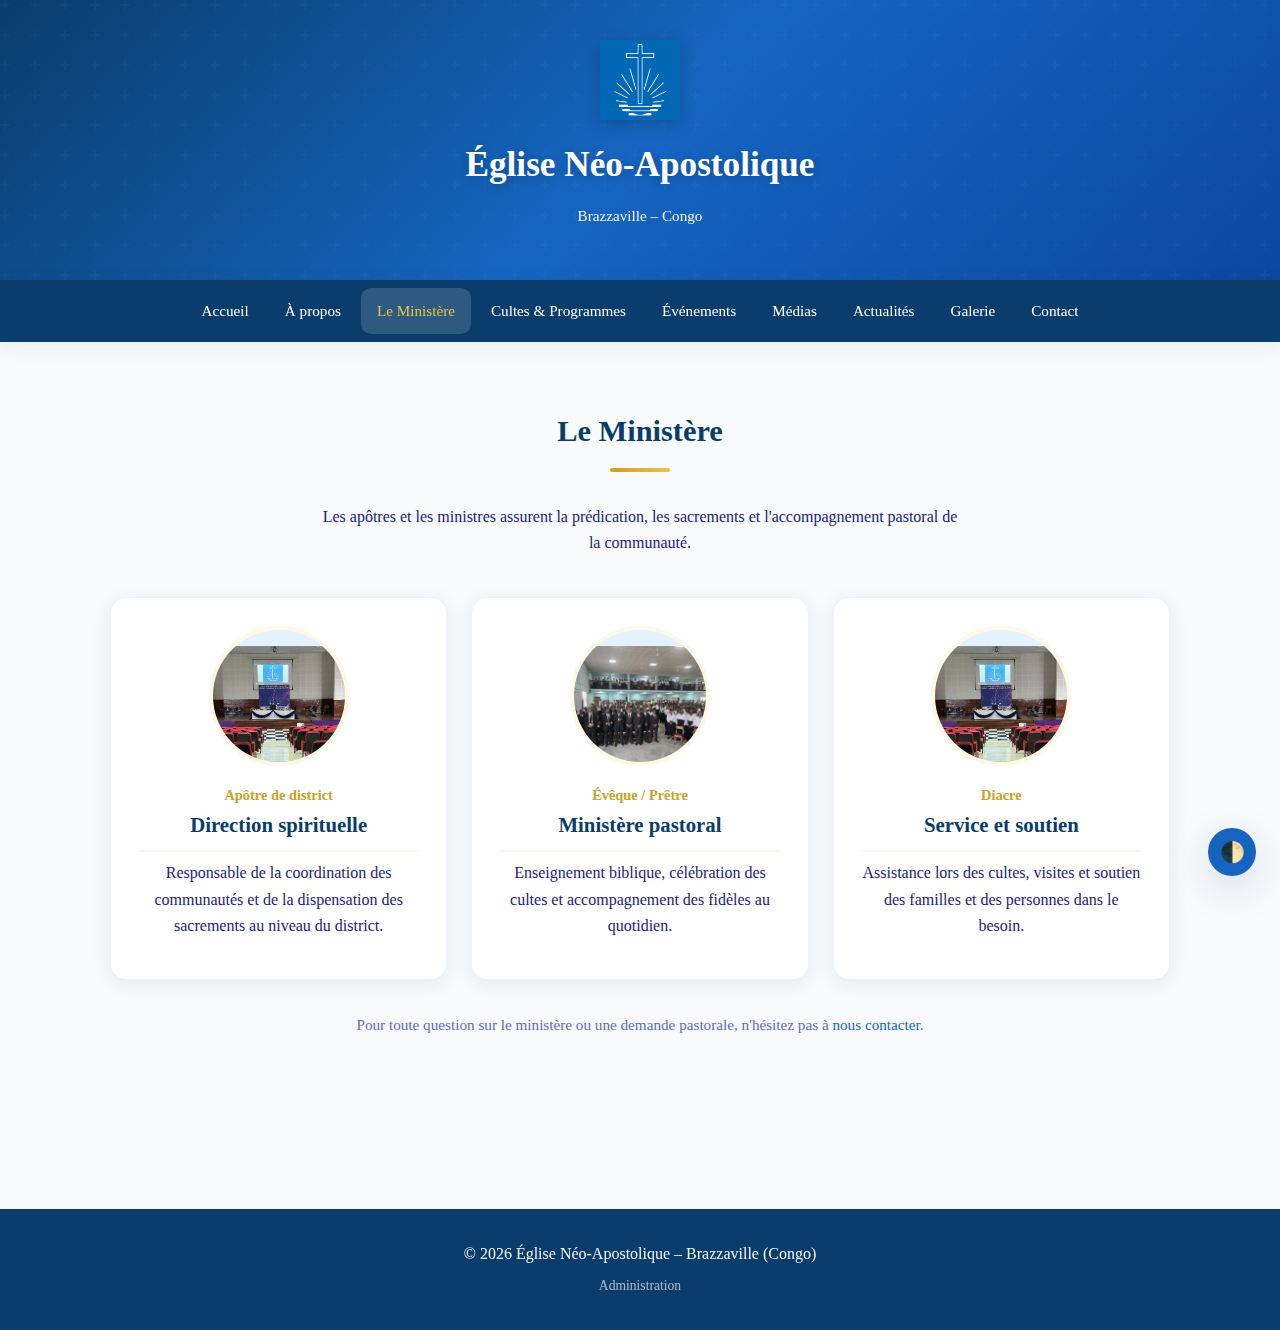
<file: ministere.html>
<!DOCTYPE html>
<html lang="fr">
<head>
  <meta charset="UTF-8">
  <meta name="viewport" content="width=device-width, initial-scale=1.0">
  <meta name="description" content="Le Ministère – Apôtres et ministres de l'Église Néo-Apostolique de Brazzaville.">
  <title>Le Ministère – Église Néo-Apostolique Brazzaville</title>
  <link rel="stylesheet" href="style.css">
</head>
<body>
  <header class="site-header">
    <img src="image/Nak_logo.svg.png" alt="Logo Église Néo-Apostolique" class="logo-img">
    <h1>Église Néo-Apostolique</h1>
    <p class="subtitle">Brazzaville – Congo</p>
  </header>

  <div class="nav-wrap">
    <button class="nav-toggle" type="button" aria-label="Ouvrir le menu">☰</button>
    <nav class="nav">
      <a href="index.html">Accueil</a>
      <a href="eglise.html">À propos</a>
      <a href="ministere.html" class="active">Le Ministère</a>
      <a href="cultes.html">Cultes & Programmes</a>
      <a href="evenements.html">Événements</a>
      <a href="medias.html">Médias</a>
      <a href="actualites.html">Actualités</a>
      <a href="galerie.html">Galerie</a>
      <a href="contact.html">Contact</a>
    </nav>
  </div>

  <main>
    <section class="section">
      <div class="container">
        <h2 class="section-title">Le Ministère</h2>
        <p style="text-align: center; max-width: 640px; margin: 0 auto 2.5rem;">Les apôtres et les ministres assurent la prédication, les sacrements et l'accompagnement pastoral de la communauté.</p>
        <div class="cards">
          <div class="card minister-card reveal">
            <div class="photo-wrap">
              <img src="image/cmt.jpg" alt="Apôtre / Ministre">
            </div>
            <span class="role">Apôtre de district</span>
            <h3>Direction spirituelle</h3>
            <p>Responsable de la coordination des communautés et de la dispensation des sacrements au niveau du district.</p>
          </div>
          <div class="card minister-card reveal">
            <div class="photo-wrap">
              <img src="image/cte.jpg" alt="Ministre">
            </div>
            <span class="role">Évêque / Prêtre</span>
            <h3>Ministère pastoral</h3>
            <p>Enseignement biblique, célébration des cultes et accompagnement des fidèles au quotidien.</p>
          </div>
          <div class="card minister-card reveal">
            <div class="photo-wrap">
              <img src="image/cmt.jpg" alt="Diacre">
            </div>
            <span class="role">Diacre</span>
            <h3>Service et soutien</h3>
            <p>Assistance lors des cultes, visites et soutien des familles et des personnes dans le besoin.</p>
          </div>
        </div>
        <p style="text-align: center; margin-top: 2rem; color: var(--text-muted); font-size: 0.95rem;">Pour toute question sur le ministère ou une demande pastorale, n'hésitez pas à <a href="contact.html">nous contacter</a>.</p>
      </div>
    </section>
  </main>

  <footer class="site-footer">
    <p>&copy; 2026 Église Néo-Apostolique – Brazzaville (Congo)</p>
    <p class="admin-link"><a href="admin/index.html">Administration</a></p>
  </footer>
  <button type="button" class="theme-toggle" id="theme-toggle" aria-label="Changer de thème">🌓</button>
  <script src="script.js"></script>
</body>
</html>
</file>
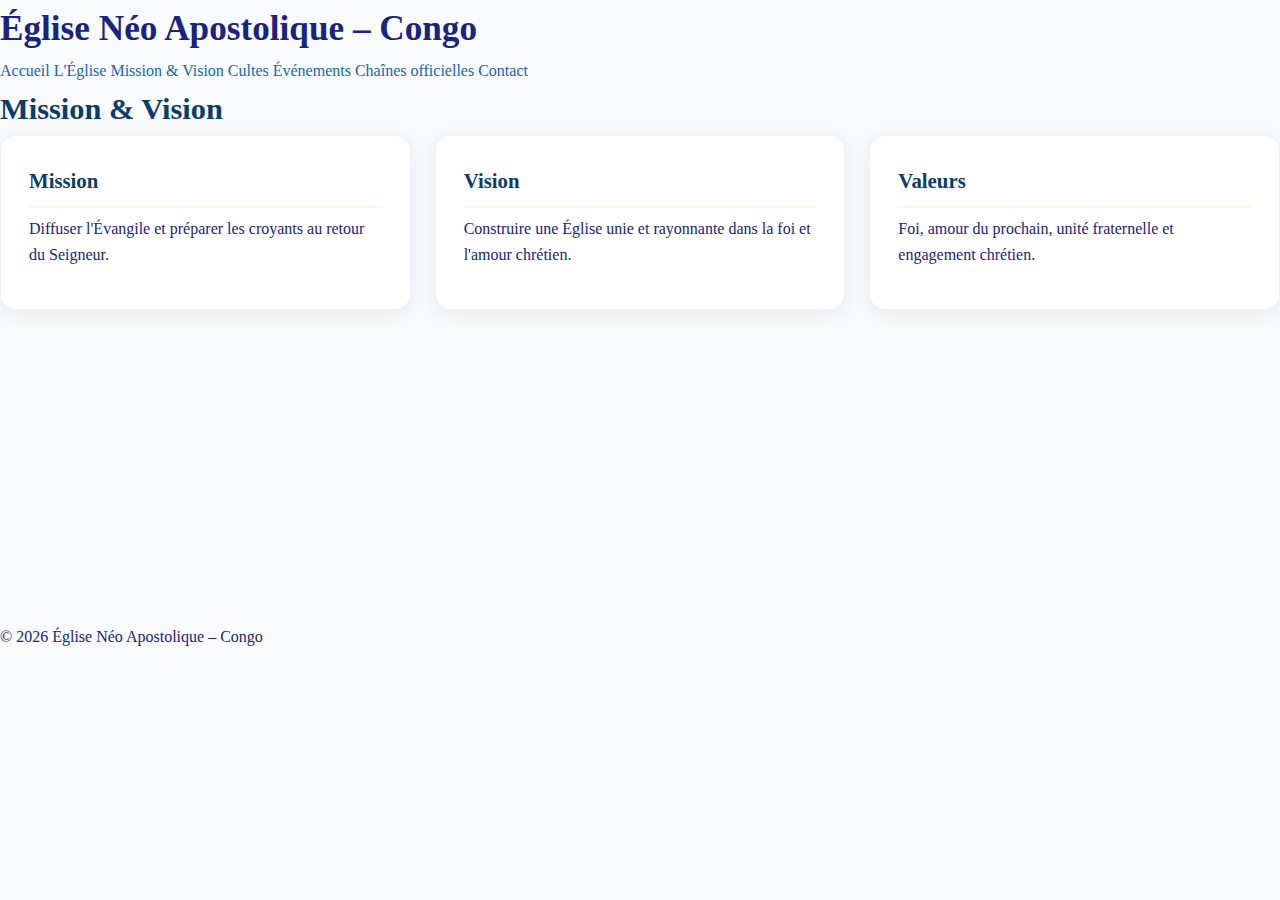
<file: mission.html>
<!DOCTYPE html>
<html lang="fr">
<head>
  <meta charset="UTF-8">
  <meta name="viewport" content="width=device-width, initial-scale=1.0">
  <title>Mission & Vision - Église Néo Apostolique</title>
  <link rel="stylesheet" href="style.css">
</head>
<body>
<header>
  <h1>Église Néo Apostolique – Congo</h1>
</header>
<nav>
  <a href="index.html">Accueil</a>
  <a href="eglise.html">L'Église</a>
  <a href="mission.html">Mission & Vision</a>
  <a href="cultes.html">Cultes</a>
  <a href="evenements.html">Événements</a>
  <a href="medias.html">Chaînes officielles</a>
  <a href="contact.html">Contact</a>
</nav>
<main>
  <section>
    <h2>Mission & Vision</h2>
    <div class="cards">
      <div class="card">
        <h3>Mission</h3>
        <p>Diffuser l'Évangile et préparer les croyants au retour du Seigneur.</p>
      </div>
      <div class="card">
        <h3>Vision</h3>
        <p>Construire une Église unie et rayonnante dans la foi et l'amour chrétien.</p>
      </div>
      <div class="card">
        <h3>Valeurs</h3>
        <p>Foi, amour du prochain, unité fraternelle et engagement chrétien.</p>
      </div>
    </div>
  </section>
</main>
<footer>
  <p>&copy; 2026 Église Néo Apostolique – Congo</p>
</footer>
</body>
</html>
</file>
<file: style.css>
/* ============================================
   Église Néo-Apostolique – Brazzaville (Congo)
   Design: bleu, blanc, touches dorées • Spirituel & moderne
   ============================================ */

:root {
  /* Couleurs principales */
  --blue-dark: #0a3d6b;
  --blue: #1565c0;
  --blue-light: #1e88e5;
  --blue-pale: #e3f2fd;
  --white: #ffffff;
  --gold: #c9a227;
  --gold-light: #e6c547;
  --gold-pale: #fef9e7;
  
  /* Texte & fonds */
  --text: #1a237e;
  --text-muted: #5c6bc0;
  --bg: #f8fafc;
  --bg-card: #ffffff;
  
  /* Ombres & bordures */
  --shadow: 0 4px 20px rgba(10, 61, 107, 0.08);
  --shadow-hover: 0 12px 40px rgba(10, 61, 107, 0.15);
  --radius: 16px;
  --radius-sm: 10px;
  
  /* Transitions */
  --ease: cubic-bezier(0.4, 0, 0.2, 1);
  --transition: 0.35s var(--ease);
}

[data-theme="dark"] {
  --text: #e8eaf6;
  --text-muted: #9fa8da;
  --bg: #0d1b2a;
  --bg-card: #1b263b;
  --blue-pale: #1b263b;
  --gold-pale: #2d2416;
  --shadow: 0 4px 20px rgba(0, 0, 0, 0.3);
  --shadow-hover: 0 12px 40px rgba(0, 0, 0, 0.4);
}

* {
  box-sizing: border-box;
  margin: 0;
  padding: 0;
}

html {
  scroll-behavior: smooth;
}

body {
  font-family: 'Segoe UI', 'Cormorant Garamond', Georgia, serif;
  background: var(--bg);
  color: var(--text);
  line-height: 1.65;
  overflow-x: hidden;
}

/* Typographie */
h1, h2, h3, h4 {
  font-family: 'Georgia', 'Cormorant Garamond', serif;
  font-weight: 600;
  color: var(--text);
}

h1 { font-size: clamp(1.6rem, 4vw, 2.2rem); }
h2 { font-size: clamp(1.4rem, 3vw, 1.9rem); color: var(--blue-dark); }
h3 { font-size: clamp(1.1rem, 2vw, 1.3rem); }
p { margin-bottom: 0.75em; }

a {
  color: var(--blue);
  text-decoration: none;
  transition: color var(--transition);
}
a:hover { color: var(--gold); }

/* ========== HEADER ========== */
.site-header {
  background: linear-gradient(135deg, var(--blue-dark) 0%, var(--blue) 50%, #0d47a1 100%);
  color: var(--white);
  padding: clamp(1.5rem, 4vw, 2.5rem) 1.5rem;
  text-align: center;
  position: relative;
  overflow: hidden;
}

.site-header::before {
  content: '';
  position: absolute;
  top: 0; left: 0; right: 0; bottom: 0;
  background: url("data:image/svg+xml,%3Csvg width='60' height='60' viewBox='0 0 60 60' xmlns='http://www.w3.org/2000/svg'%3E%3Cg fill='none' fill-rule='evenodd'%3E%3Cg fill='%23ffffff' fill-opacity='0.04'%3E%3Cpath d='M36 34v-4h-2v4h-4v2h4v4h2v-4h4v-2h-4zm0-30V0h-2v4h-4v2h4v4h2V6h4V4h-4zM6 34v-4H4v4H0v2h4v4h2v-4h4v-2H6zM6 4V0H4v4H0v2h4v4h2V6h4V4H6z'/%3E%3C/g%3E%3C/g%3E%3C/svg%3E");
  opacity: 0.5;
  pointer-events: none;
}

.site-header h1 {
  color: var(--white);
  margin-bottom: 0.25em;
  position: relative;
  text-shadow: 0 2px 10px rgba(0,0,0,0.2);
}

.site-header .subtitle {
  font-size: 0.95rem;
  opacity: 0.95;
  position: relative;
}

.site-header .logo-img {
  width: 80px;
  height: 80px;
  object-fit: contain;
  margin-bottom: 0.5rem;
  filter: drop-shadow(0 4px 8px rgba(0,0,0,0.2));
}

/* ========== NAV ========== */
.nav-wrap {
  background: var(--blue-dark);
  position: sticky;
  top: 0;
  z-index: 1000;
  box-shadow: var(--shadow);
}

.nav {
  display: flex;
  flex-wrap: wrap;
  justify-content: center;
  align-items: center;
  gap: 0.25rem;
  padding: 0.5rem 1rem;
  max-width: 1200px;
  margin: 0 auto;
}

.nav a {
  color: var(--white);
  padding: 0.65rem 1rem;
  font-weight: 500;
  font-size: 0.95rem;
  border-radius: var(--radius-sm);
  transition: background var(--transition), color var(--transition), transform 0.2s;
}

.nav a:hover,
.nav a.active {
  background: rgba(255,255,255,0.15);
  color: var(--gold-light);
}

.nav a:active { transform: scale(0.98); }

/* Menu mobile */
.nav-toggle {
  display: none;
  background: transparent;
  border: 2px solid var(--white);
  color: var(--white);
  padding: 0.5rem 0.75rem;
  border-radius: var(--radius-sm);
  cursor: pointer;
  font-size: 1.1rem;
}

@media (max-width: 768px) {
  .nav-toggle { display: block; margin: 0 auto 0.5rem; }
  .nav { display: none; padding: 0.5rem; }
  .nav.open { display: flex; flex-direction: column; }
}

/* ========== MAIN CONTENT ========== */
main {
  min-height: 60vh;
  padding-bottom: 3rem;
}

.container {
  max-width: 1100px;
  margin: 0 auto;
  padding: 0 1.25rem;
}

.section {
  padding: clamp(2.5rem, 6vw, 4rem) 0;
}

.section-title {
  text-align: center;
  margin-bottom: 2rem;
  position: relative;
}

.section-title::after {
  content: '';
  display: block;
  width: 60px;
  height: 4px;
  background: linear-gradient(90deg, var(--gold), var(--gold-light));
  margin: 0.75rem auto 0;
  border-radius: 2px;
}

/* ========== SLIDER HERO ========== */
.hero-slider {
  position: relative;
  width: 100%;
  max-height: 420px;
  overflow: hidden;
  border-radius: 0 0 var(--radius) var(--radius);
  box-shadow: var(--shadow-hover);
}

.hero-slider .slides {
  display: flex;
  transition: transform 0.6s var(--ease);
  height: 100%;
}

.hero-slider .slide {
  min-width: 100%;
  height: 380px;
  background-size: cover;
  background-position: center;
  display: flex;
  align-items: flex-end;
  padding: 2rem;
  position: relative;
}

.hero-slider .slide::before {
  content: '';
  position: absolute;
  inset: 0;
  background: linear-gradient(transparent 40%, rgba(10,61,107,0.85) 100%);
  pointer-events: none;
}

.hero-slider .slide-caption {
  position: relative;
  color: var(--white);
  font-size: 1.1rem;
  text-shadow: 0 2px 8px rgba(0,0,0,0.5);
}

.hero-slider .dots {
  position: absolute;
  bottom: 1rem;
  left: 50%;
  transform: translateX(-50%);
  display: flex;
  gap: 0.5rem;
  z-index: 2;
}

.hero-slider .dots span {
  width: 10px;
  height: 10px;
  border-radius: 50%;
  background: rgba(255,255,255,0.5);
  cursor: pointer;
  transition: background var(--transition), transform var(--transition);
}

.hero-slider .dots span.active {
  background: var(--gold);
  transform: scale(1.2);
}

.hero-slider .arrows {
  position: absolute;
  top: 50%;
  transform: translateY(-50%);
  width: 100%;
  display: flex;
  justify-content: space-between;
  padding: 0 1rem;
  pointer-events: none;
  z-index: 2;
}

.hero-slider .arrows button {
  pointer-events: auto;
  width: 44px;
  height: 44px;
  border-radius: 50%;
  border: none;
  background: rgba(255,255,255,0.2);
  color: var(--white);
  font-size: 1.25rem;
  cursor: pointer;
  transition: background var(--transition);
}

.hero-slider .arrows button:hover {
  background: var(--gold);
  color: var(--blue-dark);
}

/* ========== CARDS ========== */
.cards {
  display: grid;
  grid-template-columns: repeat(auto-fit, minmax(280px, 1fr));
  gap: 1.5rem;
}

.card {
  background: var(--bg-card);
  border-radius: var(--radius);
  padding: 1.75rem;
  box-shadow: var(--shadow);
  transition: transform var(--transition), box-shadow var(--transition);
  border: 1px solid rgba(21, 101, 192, 0.08);
  animation: fadeUp 0.6s var(--ease) both;
}

.card:hover {
  transform: translateY(-6px);
  box-shadow: var(--shadow-hover);
}

.card.visible { opacity: 1; transform: translateY(0); }

.card h3 {
  color: var(--blue-dark);
  margin-bottom: 0.5rem;
  padding-bottom: 0.5rem;
  border-bottom: 2px solid var(--gold-pale);
}

.card img {
  width: 100%;
  border-radius: var(--radius-sm);
  margin: 1rem 0;
  display: block;
}

/* ========== BOUTONS ========== */
.btn {
  display: inline-block;
  padding: 0.85rem 1.75rem;
  border-radius: var(--radius-sm);
  font-weight: 600;
  text-align: center;
  transition: transform 0.2s, box-shadow var(--transition);
  cursor: pointer;
  border: none;
  font-size: 1rem;
}

.btn-primary {
  background: linear-gradient(135deg, var(--blue), var(--blue-light));
  color: var(--white);
  box-shadow: 0 4px 14px rgba(21, 101, 192, 0.4);
}

.btn-primary:hover {
  transform: translateY(-2px);
  box-shadow: 0 6px 20px rgba(21, 101, 192, 0.5);
}

.btn-gold {
  background: linear-gradient(135deg, var(--gold), var(--gold-light));
  color: var(--blue-dark);
  box-shadow: 0 4px 14px rgba(201, 162, 39, 0.35);
}

.btn-gold:hover {
  transform: translateY(-2px);
  box-shadow: 0 6px 20px rgba(201, 162, 39, 0.45);
}

.btn-outline {
  background: transparent;
  color: var(--blue);
  border: 2px solid var(--blue);
}

.btn-outline:hover {
  background: var(--blue-pale);
  transform: translateY(-2px);
}

.cta-group {
  display: flex;
  flex-wrap: wrap;
  gap: 1rem;
  justify-content: center;
  margin-top: 1.5rem;
}

/* ========== MESSAGE DU JOUR ========== */
.verse-box {
  background: linear-gradient(135deg, var(--blue-pale) 0%, var(--gold-pale) 100%);
  border-left: 4px solid var(--gold);
  padding: 1.5rem 2rem;
  border-radius: 0 var(--radius) var(--radius) 0;
  margin: 2rem 0;
  box-shadow: var(--shadow);
  animation: fadeUp 0.6s var(--ease) 0.2s both;
}

.verse-box .label {
  font-size: 0.85rem;
  text-transform: uppercase;
  letter-spacing: 0.1em;
  color: var(--blue);
  margin-bottom: 0.5rem;
}

.verse-box blockquote {
  font-style: italic;
  font-size: 1.05rem;
  color: var(--text);
  margin: 0;
}

.verse-box cite {
  display: block;
  margin-top: 0.5rem;
  font-size: 0.9rem;
  color: var(--text-muted);
}

/* ========== GALLERY ========== */
.gallery {
  display: grid;
  grid-template-columns: repeat(auto-fill, minmax(260px, 1fr));
  gap: 1.25rem;
}

.gallery-item {
  position: relative;
  border-radius: var(--radius);
  overflow: hidden;
  cursor: pointer;
  aspect-ratio: 4/3;
  animation: fadeUp 0.5s var(--ease) both;
}

.gallery-item img {
  width: 100%;
  height: 100%;
  object-fit: cover;
  transition: transform 0.5s var(--ease);
}

.gallery-item:hover img {
  transform: scale(1.08);
}

.gallery-item .caption {
  position: absolute;
  bottom: 0;
  left: 0;
  right: 0;
  padding: 1rem;
  background: linear-gradient(transparent, rgba(10,61,107,0.9));
  color: var(--white);
  font-size: 0.9rem;
  transform: translateY(100%);
  transition: transform 0.3s var(--ease);
}

.gallery-item:hover .caption {
  transform: translateY(0);
}

/* Lightbox */
.lightbox {
  position: fixed;
  inset: 0;
  background: rgba(0,0,0,0.92);
  display: none;
  align-items: center;
  justify-content: center;
  z-index: 9999;
  padding: 2rem;
  cursor: zoom-out;
  animation: fadeIn 0.3s ease;
}

.lightbox.open {
  display: flex;
}

.lightbox img {
  max-width: 95%;
  max-height: 90vh;
  object-fit: contain;
  border-radius: var(--radius-sm);
  box-shadow: 0 20px 60px rgba(0,0,0,0.5);
  cursor: default;
  animation: zoomIn 0.35s var(--ease);
}

@keyframes fadeIn { from { opacity: 0; } to { opacity: 1; } }
@keyframes zoomIn { from { opacity: 0; transform: scale(0.9); } to { opacity: 1; transform: scale(1); } }

/* ========== FORM ========== */
.form-group {
  margin-bottom: 1.25rem;
}

.form-group label {
  display: block;
  margin-bottom: 0.4rem;
  font-weight: 500;
  color: var(--text);
}

form input,
form textarea {
  width: 100%;
  padding: 0.85rem 1rem;
  border: 1px solid rgba(21, 101, 192, 0.25);
  border-radius: var(--radius-sm);
  font-size: 1rem;
  font-family: inherit;
  background: var(--bg-card);
  color: var(--text);
  transition: border-color var(--transition), box-shadow var(--transition);
}

form input:focus,
form textarea:focus {
  outline: none;
  border-color: var(--blue);
  box-shadow: 0 0 0 3px rgba(21, 101, 192, 0.15);
}

form textarea { min-height: 140px; resize: vertical; }

form button[type="submit"] {
  margin-top: 0.5rem;
}

/* ========== MAP ========== */
.map-wrap {
  border-radius: var(--radius);
  overflow: hidden;
  box-shadow: var(--shadow);
  height: 280px;
  background: var(--blue-pale);
}

.map-wrap iframe {
  width: 100%;
  height: 100%;
  border: 0;
}

/* ========== FOOTER ========== */
.site-footer {
  background: var(--blue-dark);
  color: var(--white);
  text-align: center;
  padding: 2rem 1.5rem;
  margin-top: 3rem;
}

.site-footer p {
  margin: 0;
  opacity: 0.95;
}

.site-footer a { color: var(--gold-light); }
.site-footer .admin-link { font-size: 0.85rem; opacity: 0.8; margin-top: 0.5rem; }
.site-footer .admin-link a { color: rgba(255,255,255,0.8); }
.site-footer .admin-link a:hover { color: var(--gold-light); }

/* ========== UTILITIES & ANIMATIONS ========== */
.reveal {
  opacity: 0;
  transform: translateY(24px);
  transition: opacity 0.6s var(--ease), transform 0.6s var(--ease);
}

.reveal.visible {
  opacity: 1;
  transform: translateY(0);
}

@keyframes fadeUp {
  from {
    opacity: 0;
    transform: translateY(20px);
  }
  to {
    opacity: 1;
    transform: translateY(0);
  }
}

/* Theme toggle */
.theme-toggle {
  position: fixed;
  bottom: 1.5rem;
  right: 1.5rem;
  width: 48px;
  height: 48px;
  border-radius: 50%;
  border: none;
  background: var(--blue);
  color: var(--white);
  font-size: 1.25rem;
  cursor: pointer;
  box-shadow: var(--shadow-hover);
  z-index: 999;
  transition: transform var(--transition), background var(--transition);
}

.theme-toggle:hover {
  transform: scale(1.08);
  background: var(--gold);
  color: var(--blue-dark);
}

/* Notifications banner */
.notif-banner {
  background: linear-gradient(90deg, var(--gold-pale), var(--gold-light));
  color: var(--blue-dark);
  padding: 0.75rem 1.5rem;
  text-align: center;
  font-weight: 500;
  animation: fadeUp 0.5s ease;
}

.notif-banner a {
  color: var(--blue);
  text-decoration: underline;
}

/* Media / sermon cards */
.media-card {
  display: flex;
  flex-direction: column;
  border-radius: var(--radius);
  overflow: hidden;
  background: var(--bg-card);
  box-shadow: var(--shadow);
  transition: transform var(--transition), box-shadow var(--transition);
}

.media-card:hover {
  transform: translateY(-4px);
  box-shadow: var(--shadow-hover);
}

.media-card .thumb {
  aspect-ratio: 16/9;
  background: var(--blue-pale);
  object-fit: cover;
}

.media-card .body { padding: 1.25rem; }

/* Minister cards */
.minister-card {
  text-align: center;
}

.minister-card .photo-wrap {
  width: 140px;
  height: 140px;
  border-radius: 50%;
  overflow: hidden;
  margin: 0 auto 1rem;
  border: 4px solid var(--gold-pale);
  background: var(--blue-pale);
}

.minister-card .photo-wrap img {
  width: 100%;
  height: 100%;
  object-fit: cover;
}

.minister-card .role {
  font-size: 0.9rem;
  color: var(--gold);
  font-weight: 600;
  margin-bottom: 0.25rem;
}

/* Categories filter */
.cat-filters {
  display: flex;
  flex-wrap: wrap;
  gap: 0.5rem;
  justify-content: center;
  margin-bottom: 2rem;
}

.cat-filters button {
  padding: 0.5rem 1rem;
  border-radius: 999px;
  border: 1px solid var(--blue);
  background: transparent;
  color: var(--blue);
  cursor: pointer;
  font-size: 0.9rem;
  transition: background var(--transition), color var(--transition);
}

.cat-filters button:hover,
.cat-filters button.active {
  background: var(--blue);
  color: var(--white);
}

/* Calendar / events list */
.event-list { list-style: none; }
.event-list li {
  padding: 1rem 0;
  border-bottom: 1px solid rgba(21, 101, 192, 0.12);
  display: flex;
  flex-wrap: wrap;
  gap: 1rem;
  align-items: center;
}

.event-list li:last-child { border-bottom: 0; }

.event-date {
  flex-shrink: 0;
  width: 56px;
  text-align: center;
  background: var(--blue-pale);
  color: var(--blue);
  border-radius: var(--radius-sm);
  padding: 0.4rem;
  font-weight: 700;
  font-size: 0.85rem;
}

.event-title { font-weight: 600; color: var(--text); }

/* Responsive */
@media (max-width: 768px) {
  .hero-slider .slide { height: 280px; }
  .cta-group { flex-direction: column; }
  .btn { width: 100%; max-width: 320px; }
}
</file>
